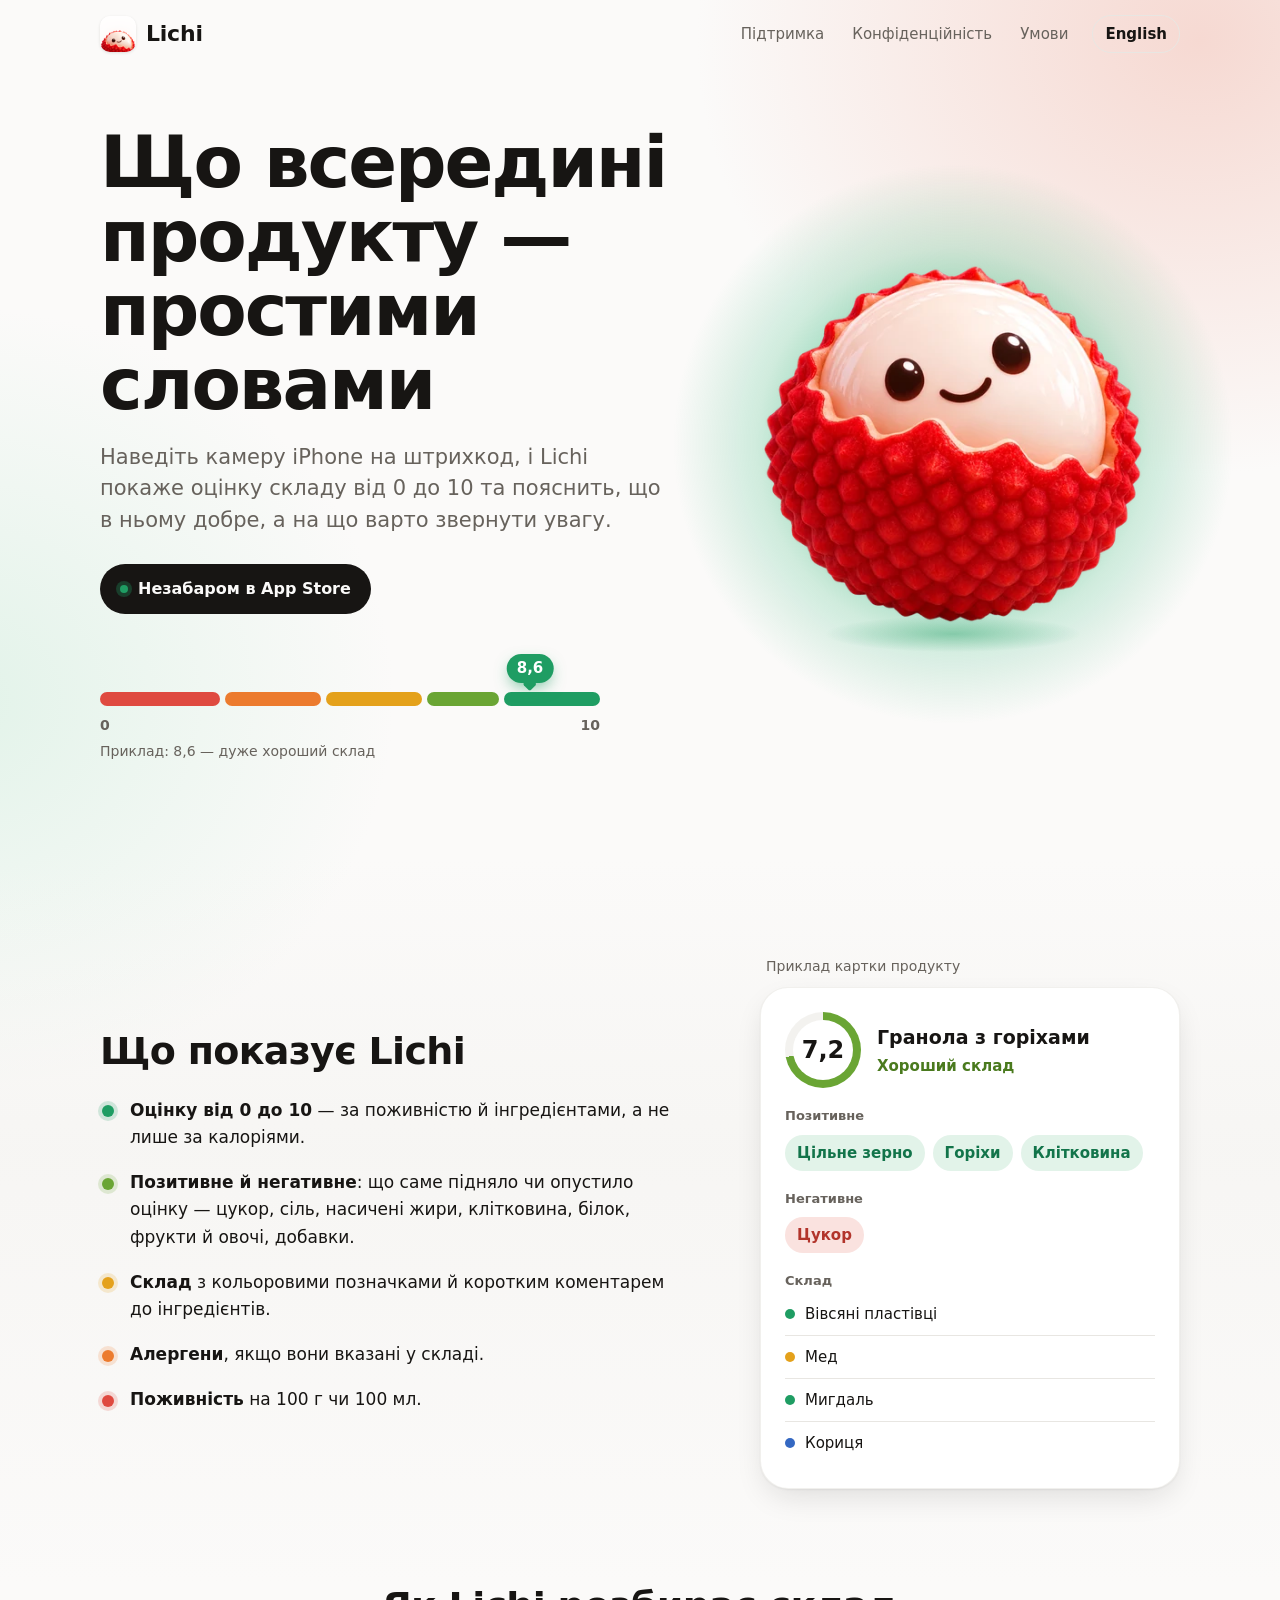
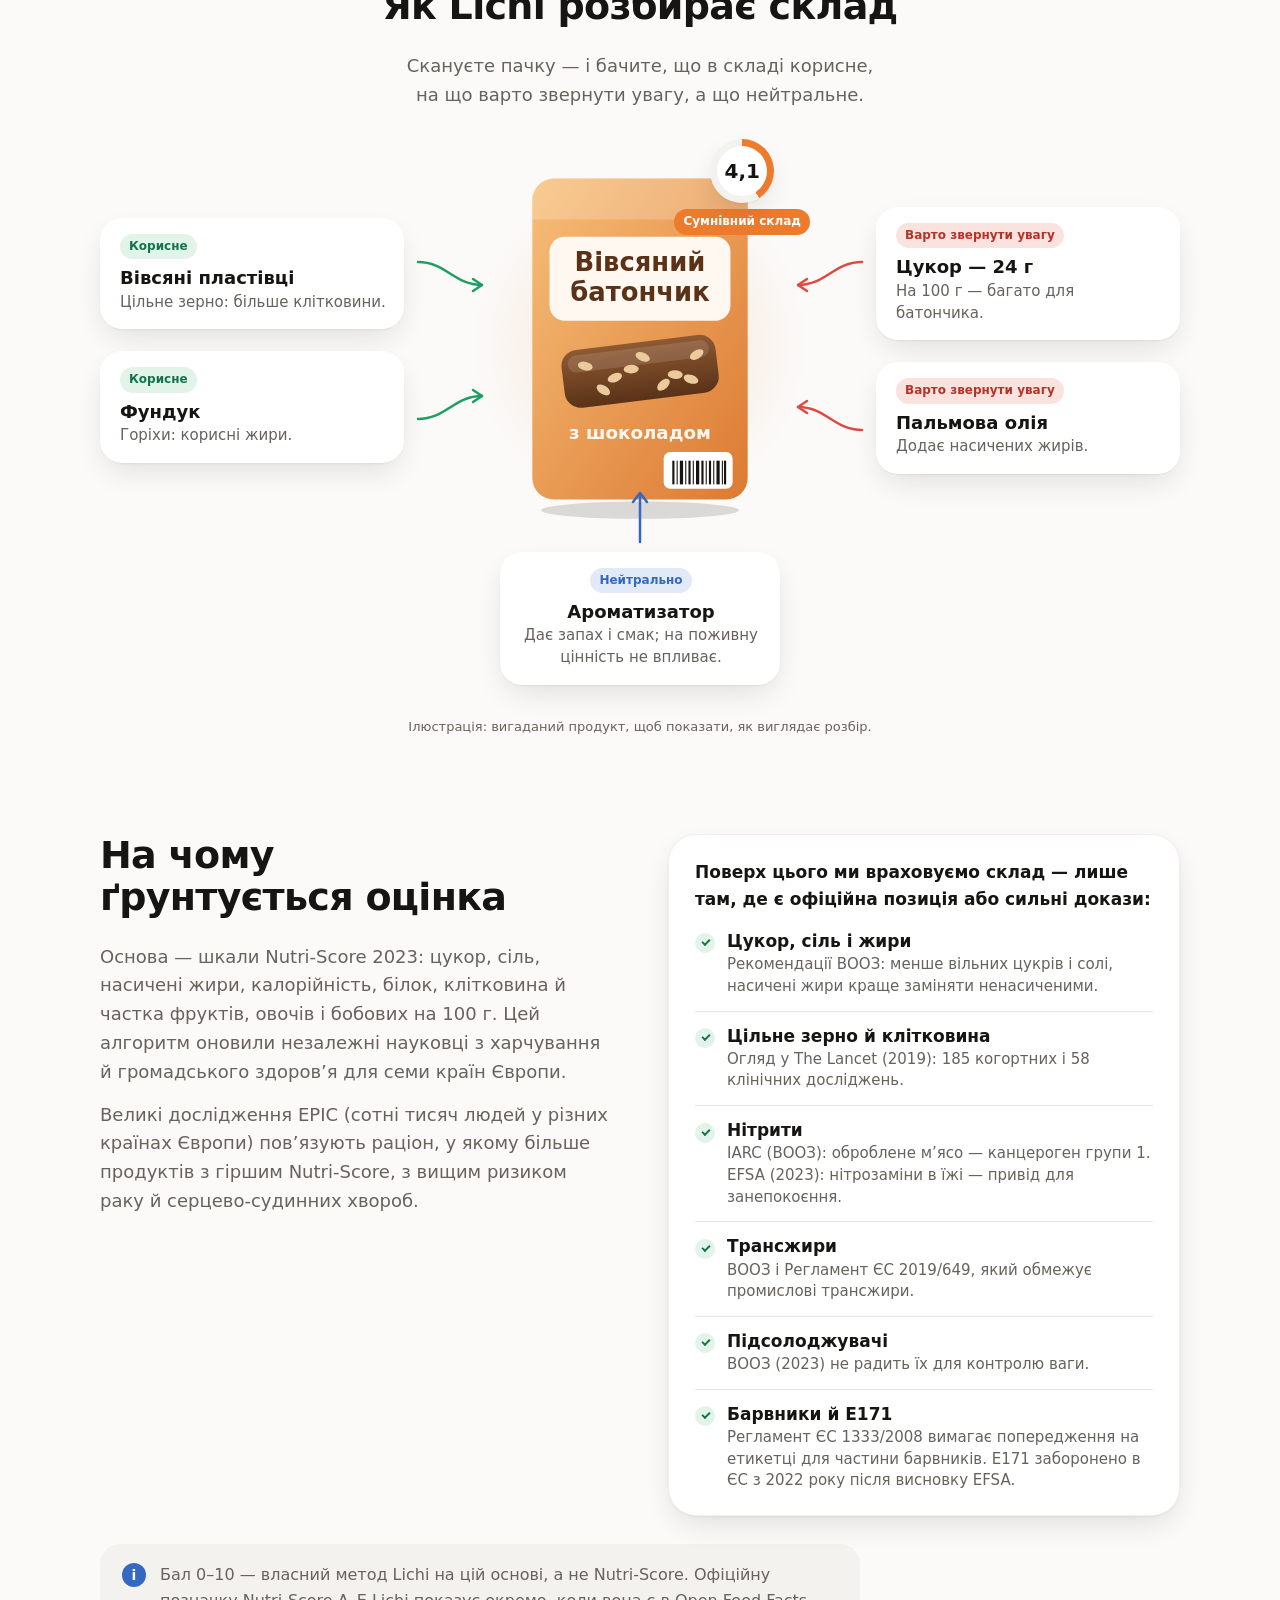
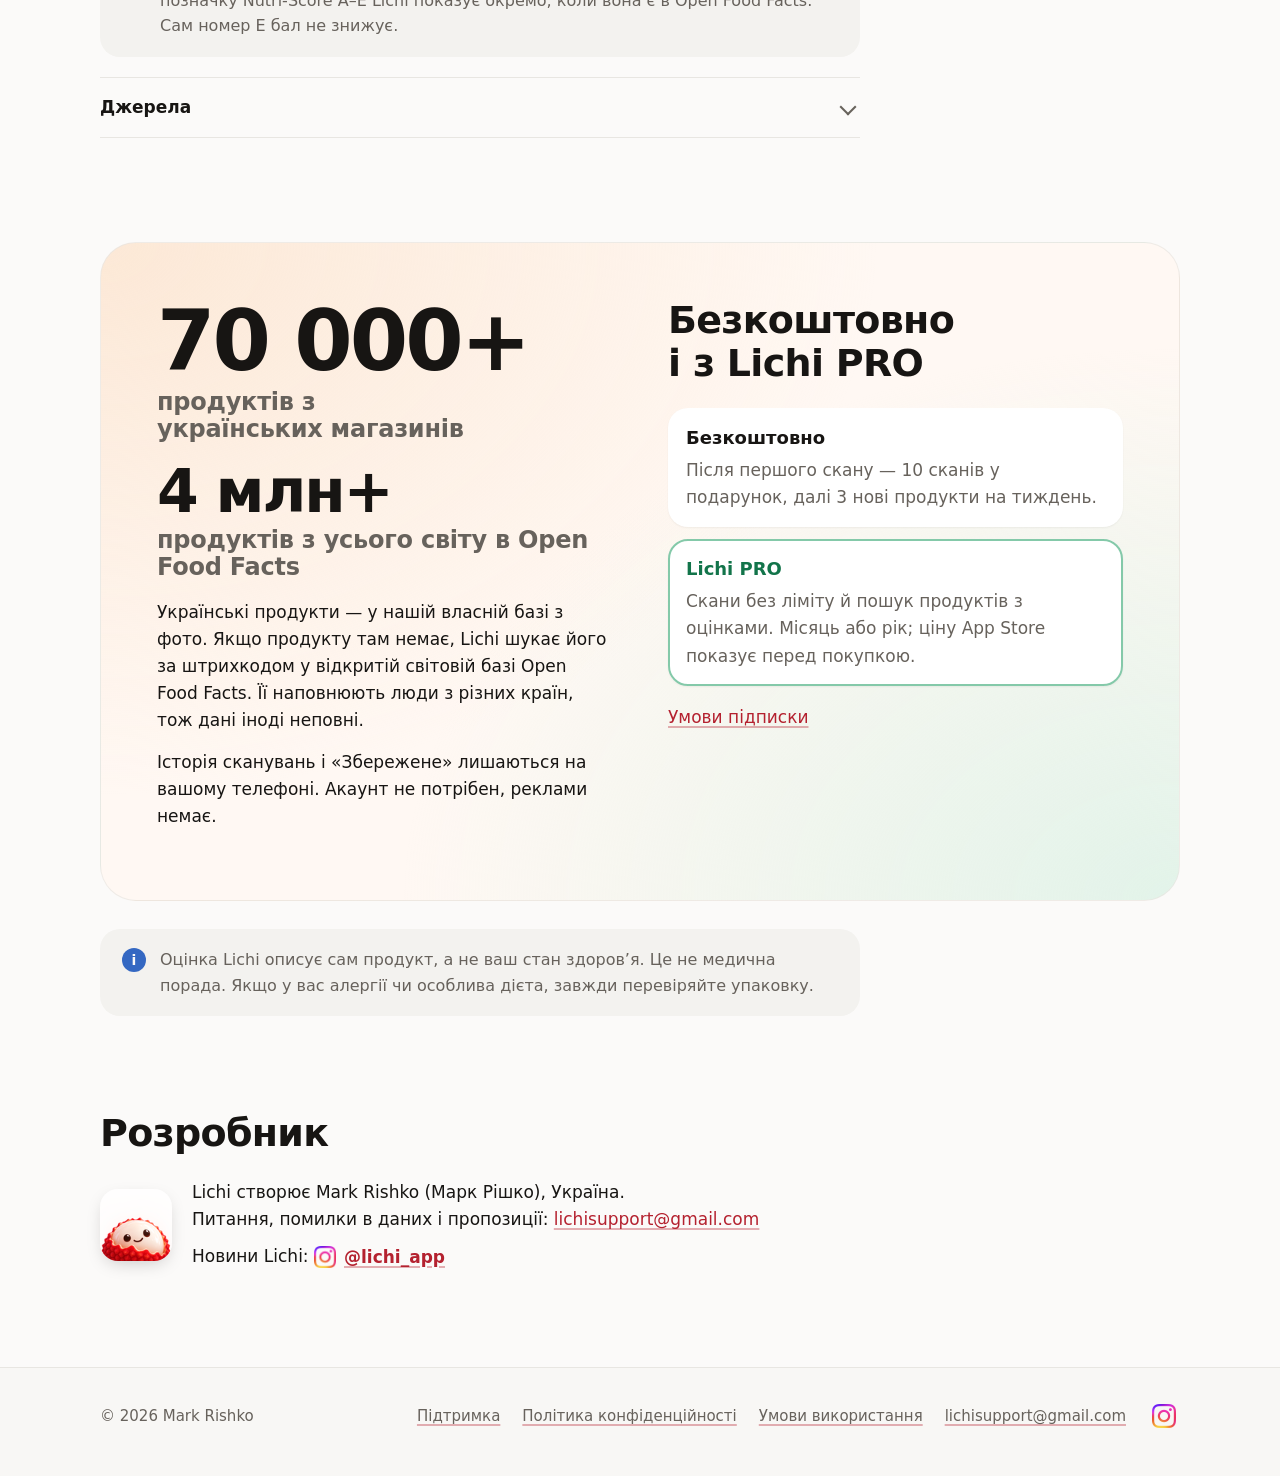
<file: index.html>
<!doctype html>
<html lang="uk">
<head>
<meta charset="utf-8">
<meta http-equiv="Content-Security-Policy" content="default-src 'self'; script-src 'self' 'sha256-Du+OJKJSbdUgz5nrHeWWINvez6XKDDU/tyj/5c2uvwo='; style-src 'self' 'unsafe-inline'; img-src 'self' data:; font-src 'self'; connect-src 'none'; media-src 'none'; object-src 'none'; frame-src 'none'; worker-src 'none'; manifest-src 'self'; base-uri 'none'; form-action 'none'; upgrade-insecure-requests">
<meta name="referrer" content="strict-origin-when-cross-origin">
<meta name="viewport" content="width=device-width, initial-scale=1">
<title>Lichi — сканер складу продуктів</title>
<meta name="description" content="Наведіть камеру на штрихкод — Lichi покаже оцінку складу від 0 до 10 і пояснить її простими словами.">
<link rel="canonical" href="https://lichi.mom/">
<link rel="alternate" hreflang="uk" href="https://lichi.mom/">
<link rel="alternate" hreflang="en" href="https://lichi.mom/en/">
<link rel="alternate" hreflang="x-default" href="https://lichi.mom/">
<meta property="og:title" content="Lichi — сканер складу продуктів">
<meta property="og:description" content="Наведіть камеру на штрихкод — Lichi покаже оцінку складу від 0 до 10 і пояснить її простими словами.">
<meta property="og:image" content="https://lichi.mom/assets/og.png">
<meta property="og:url" content="https://lichi.mom/">
<meta property="og:type" content="website">
<meta name="theme-color" content="#FBFAF9" media="(prefers-color-scheme: light)">
<meta name="theme-color" content="#0F0E0D" media="(prefers-color-scheme: dark)">
<link rel="icon" type="image/png" sizes="64x64" href="favicon.png">
<link rel="icon" type="image/png" sizes="32x32" href="assets/favicon-32.png">
<link rel="apple-touch-icon" href="assets/apple-touch-icon.png">
<link rel="stylesheet" href="assets/style.css">
<script>document.documentElement.classList.add('js')</script>
</head>
<body class="page-index">
<header class="site-head">
  <div class="wrap">
    <a class="brand" href="./"><img src="assets/icon-96.png" alt="" width="36" height="36">Lichi</a>
    <nav class="site-nav" aria-label="Розділи"><a href="support">Підтримка</a><a href="privacy">Конфіденційність</a><a href="terms">Умови</a></nav>
    <a class="lang" href="en/" hreflang="en" lang="en">English</a>
  </div>
</header>
<main id="main">

<section class="hero">
  <div class="wrap hero-grid">
    <div class="hero-copy">
      <h1>Що всередині продукту — простими словами</h1>
      <p class="lead">Наведіть камеру iPhone на штрихкод, і Lichi покаже оцінку складу від 0 до 10 та пояснить, що в ньому добре, а на що варто звернути увагу.</p>
      <span class="soon">Незабаром в App Store</span>
      <div class="scale" role="img" aria-label="Шкала оцінки від 0 до 10: поганий, сумнівний, компромісний, хороший і дуже хороший склад. Приклад: 8,6 — дуже хороший склад">
        <div class="scale-track">
          <div class="scale-bar"><span class="poor"></span><span class="weak"></span><span class="mid"></span><span class="good"></span><span class="best"></span></div>
          <span class="marker" style="--at:86%"><b>8,6</b></span>
        </div>
        <div class="scale-nums"><span>0</span><span>10</span></div>
        <p class="scale-note">Приклад: 8,6 — дуже хороший склад</p>
      </div>
    </div>
    <div class="hero-art">
      <picture><source srcset="assets/lichi.webp" type="image/webp"><img src="assets/lichi.png" alt="Лічі — маскот застосунку" width="440" height="440"></picture>
    </div>
  </div>
</section>

<section class="block features">
  <div class="wrap feat-grid">
    <div>
      <h2>Що показує Lichi</h2>
      <ul class="points"><li><b>Оцінку від 0 до 10</b> — за поживністю й інгредієнтами, а не лише за калоріями.</li><li><b>Позитивне й негативне</b>: що саме підняло чи опустило оцінку — цукор, сіль, насичені жири, клітковина, білок, фрукти й овочі, добавки.</li><li><b>Склад</b> з кольоровими позначками й коротким коментарем до інгредієнтів.</li><li><b>Алергени</b>, якщо вони вказані у складі.</li><li><b>Поживність</b> на 100 г чи 100 мл.</li></ul>
    </div>
    <figure class="example" data-reveal>
      <figcaption>Приклад картки продукту</figcaption>
      <div class="ex-card">
        <div class="ex-top">
          <div class="ring" style="--score:72"><span>7,2</span></div>
          <div>
            <p class="ex-name">Гранола з горіхами</p>
            <p class="ex-band">Хороший склад</p>
          </div>
        </div>
        <p class="ex-h">Позитивне</p>
        <ul class="ex-list plus"><li style="--i:0">Цільне зерно</li><li style="--i:1">Горіхи</li><li style="--i:2">Клітковина</li></ul>
        <p class="ex-h">Негативне</p>
        <ul class="ex-list minus"><li style="--i:3">Цукор</li></ul>
        <p class="ex-h">Склад</p>
        <ul class="ex-ingr"><li style="--i:4"><i class="dot green"></i>Вівсяні пластівці</li><li style="--i:5"><i class="dot amber"></i>Мед</li><li style="--i:6"><i class="dot green"></i>Мигдаль</li><li style="--i:7"><i class="dot blue"></i>Кориця</li></ul>
      </div>
    </figure>
  </div>
</section>


<section class="block anatomy">
  <div class="wrap">
    <h2>Як Lichi розбирає склад</h2>
    <p class="sub">Скануєте пачку — і бачите, що в складі корисне, на що варто звернути увагу, а що нейтральне.</p>
    <div class="anat" data-reveal>
      <ul class="anat-side anat-left"><li class="call good top" style="--i:0"><span class="tag">Корисне</span><b>Вівсяні пластівці</b><span class="call-note">Цільне зерно: більше клітковини.</span><svg class="arw" viewBox="0 0 72 40" aria-hidden="true"><path pathLength="1" d="M2 8 C 30 8, 38 31, 66 31"/><path class="head" pathLength="1" d="M57 25 L66 31 L57 37"/></svg></li><li class="call good low" style="--i:1"><span class="tag">Корисне</span><b>Фундук</b><span class="call-note">Горіхи: корисні жири.</span><svg class="arw" viewBox="0 0 72 40" aria-hidden="true"><path pathLength="1" d="M2 32 C 30 32, 38 9, 66 9"/><path class="head" pathLength="1" d="M57 3 L66 9 L57 15"/></svg></li></ul>
      <div class="anat-pack">
        <svg class="pack-svg" viewBox="0 0 260 340" role="img" aria-label="Пачка вівсяного батончика з шоколадом">
        <defs>
          <linearGradient id="pk" x1="0" y1="0" x2="1" y2="1"><stop offset="0" stop-color="#F6BE78"/><stop offset="1" stop-color="#DC7A33"/></linearGradient>
          <linearGradient id="br" x1="0" y1="0" x2="0" y2="1"><stop offset="0" stop-color="#8E5A33"/><stop offset="1" stop-color="#5A3218"/></linearGradient>
        </defs>
        <ellipse cx="130" cy="328" rx="92" ry="8" fill="rgba(23,21,19,.14)"/>
        <rect x="30" y="20" width="200" height="298" rx="20" fill="url(#pk)"/>
        <path d="M30 40 Q30 20 50 20 H210 Q230 20 230 40 V58 H30 Z" fill="rgba(255,255,255,.2)"/>
        <rect x="46" y="74" width="168" height="78" rx="14" fill="#FFF8F0"/>
        <text x="130" y="106" text-anchor="middle" class="pk-t1">Вівсяний</text>
        <text x="130" y="134" text-anchor="middle" class="pk-t1">батончик</text>
        <g transform="translate(58 172) rotate(-7 72 26)">
          <rect width="144" height="54" rx="15" fill="url(#br)"/>
          <rect x="6" y="5" width="132" height="16" rx="8" fill="rgba(255,255,255,.12)"/>
          <g fill="#EBCB9C"><ellipse cx="22" cy="16" rx="7" ry="4" transform="rotate(20 22 16)"/><ellipse cx="48" cy="30" rx="7" ry="4" transform="rotate(-15 48 30)"/><ellipse cx="76" cy="14" rx="7" ry="4" transform="rotate(30 76 14)"/><ellipse cx="104" cy="34" rx="7" ry="4" transform="rotate(10 104 34)"/><ellipse cx="126" cy="18" rx="7" ry="4" transform="rotate(-25 126 18)"/><ellipse cx="36" cy="40" rx="7" ry="4" transform="rotate(40 36 40)"/><ellipse cx="92" cy="42" rx="7" ry="4" transform="rotate(-35 92 42)"/><ellipse cx="64" cy="24" rx="7" ry="4" transform="rotate(5 64 24)"/><ellipse cx="118" cy="40" rx="7" ry="4" transform="rotate(25 118 40)"/></g>
        </g>
        <text x="130" y="262" text-anchor="middle" class="pk-t2">з шоколадом</text>
        <g transform="translate(152 274)"><rect width="64" height="34" rx="6" fill="#fff"/><g fill="#171513"><rect x="8" y="8" width="2" height="22" /><rect x="12" y="8" width="1" height="22" /><rect x="15" y="8" width="3" height="22" /><rect x="20" y="8" width="1" height="22" /><rect x="23" y="8" width="2" height="22" /><rect x="27" y="8" width="1" height="22" /><rect x="30" y="8" width="3" height="22" /><rect x="35" y="8" width="2" height="22" /><rect x="39" y="8" width="1" height="22" /><rect x="42" y="8" width="2" height="22" /><rect x="46" y="8" width="1" height="22" /><rect x="49" y="8" width="3" height="22" /><rect x="54" y="8" width="1" height="22" /><rect x="56" y="8" width="2" height="22" /></g></g>
      </svg>
        <div class="pack-score"><span class="ring ring-weak" style="--score:41"><span>4,1</span></span><span class="pack-band">Сумнівний склад</span></div>
      </div>
      <ul class="anat-side anat-right"><li class="call bad top" style="--i:2"><span class="tag">Варто звернути увагу</span><b>Цукор — 24 г</b><span class="call-note">На 100 г — багато для батончика.</span><svg class="arw" viewBox="0 0 72 40" aria-hidden="true"><path pathLength="1" d="M2 8 C 30 8, 38 31, 66 31"/><path class="head" pathLength="1" d="M57 25 L66 31 L57 37"/></svg></li><li class="call bad low" style="--i:3"><span class="tag">Варто звернути увагу</span><b>Пальмова олія</b><span class="call-note">Додає насичених жирів.</span><svg class="arw" viewBox="0 0 72 40" aria-hidden="true"><path pathLength="1" d="M2 32 C 30 32, 38 9, 66 9"/><path class="head" pathLength="1" d="M57 3 L66 9 L57 15"/></svg></li></ul>
      <ul class="anat-bottom"><li class="call neutral up" style="--i:4"><span class="tag">Нейтрально</span><b>Ароматизатор</b><span class="call-note">Дає запах і смак; на поживну цінність не впливає.</span><svg class="arw" viewBox="0 0 40 56" aria-hidden="true"><path pathLength="1" d="M20 54 L20 6"/><path class="head" pathLength="1" d="M13 14 L20 5 L27 14"/></svg></li></ul>
    </div>
    <p class="anat-note">Ілюстрація: вигаданий продукт, щоб показати, як виглядає розбір.</p>
  </div>
</section>


<section class="block basis">
  <div class="wrap">
    <div class="basis-grid">
      <div class="basis-copy">
        <h2>На чому ґрунтується оцінка</h2>
        <p>Основа — шкали Nutri-Score 2023: цукор, сіль, насичені жири, калорійність, білок, клітковина й частка фруктів, овочів і бобових на 100 г. Цей алгоритм оновили незалежні науковці з харчування й громадського здоров’я для семи країн Європи.</p>
        <p>Великі дослідження EPIC (сотні тисяч людей у різних країнах Європи) пов’язують раціон, у якому більше продуктів з гіршим Nutri-Score, з вищим ризиком раку й серцево-судинних хвороб.</p>
      </div>
      <div class="basis-card">
        <p class="basis-h">Поверх цього ми враховуємо склад — лише там, де є офіційна позиція або сильні докази:</p>
        <ul class="basis-list"><li><b>Цукор, сіль і жири</b><span>Рекомендації ВООЗ: менше вільних цукрів і солі, насичені жири краще заміняти ненасиченими.</span></li><li><b>Цільне зерно й клітковина</b><span>Огляд у The Lancet (2019): 185 когортних і 58 клінічних досліджень.</span></li><li><b>Нітрити</b><span>IARC (ВООЗ): оброблене м’ясо — канцероген групи 1. EFSA (2023): нітрозаміни в їжі — привід для занепокоєння.</span></li><li><b>Трансжири</b><span>ВООЗ і Регламент ЄС 2019/649, який обмежує промислові трансжири.</span></li><li><b>Підсолоджувачі</b><span>ВООЗ (2023) не радить їх для контролю ваги.</span></li><li><b>Барвники й E171</b><span>Регламент ЄС 1333/2008 вимагає попередження на етикетці для частини барвників. E171 заборонено в ЄС з 2022 року після висновку EFSA.</span></li></ul>
      </div>
    </div>
    <p class="note">Бал 0–10 — власний метод Lichi на цій основі, а не Nutri-Score. Офіційну позначку Nutri-Score A–E Lichi показує окремо, коли вона є в Open Food Facts. Сам номер E бал не знижує.</p>
    <div class="faq sources"><details><summary>Джерела</summary><ul class="src-list"><li><a href="https://www.santepubliquefrance.fr/en/nutri-score">Nutri-Score: алгоритм і його оновлення — Santé publique France</a></li><li><a href="https://journals.plos.org/plosmedicine/article?id=10.1371/journal.pmed.1002651">EPIC: Nutri-Score і ризик раку — PLOS Medicine, 2018</a></li><li><a href="https://doi.org/10.1016/j.lanepe.2024.101006">EPIC: Nutri-Score і серцево-судинні хвороби — The Lancet Regional Health – Europe, 2024</a></li><li><a href="https://www.who.int/news/item/04-03-2015-who-calls-on-countries-to-reduce-sugars-intake-among-adults-and-children">ВООЗ: вільні цукри, 2015</a></li><li><a href="https://www.who.int/news-room/fact-sheets/detail/salt-reduction">ВООЗ: сіль і натрій</a></li><li><a href="https://www.who.int/news/item/17-07-2023-who-updates-guidelines-on-fats-and-carbohydrates">ВООЗ: жири й вуглеводи, 2023</a></li><li><a href="https://www.who.int/news/item/15-05-2023-who-advises-not-to-use-non-sugar-sweeteners-for-weight-control-in-newly-released-guideline">ВООЗ: некалорійні підсолоджувачі, 2023</a></li><li><a href="https://www.iarc.who.int/wp-content/uploads/2018/07/pr240_E.pdf">IARC (ВООЗ): червоне й оброблене м’ясо, 2015</a></li><li><a href="https://www.efsa.europa.eu/en/news/nitrosamines-food-raise-health-concern">EFSA: нітрозаміни в їжі, 2023</a></li><li><a href="https://www.efsa.europa.eu/en/news/titanium-dioxide-e171-no-longer-considered-safe-when-used-food-additive">EFSA: діоксид титану E171, 2021</a></li><li><a href="https://eur-lex.europa.eu/eli/reg/2022/63/oj">Регламент ЄС 2022/63: заборона E171</a></li><li><a href="https://eur-lex.europa.eu/eli/reg/2019/649/oj">Регламент ЄС 2019/649: трансжири</a></li><li><a href="https://eur-lex.europa.eu/eli/reg/2008/1333/oj">Регламент ЄС 1333/2008: харчові добавки й попередження про барвники</a></li><li><a href="https://doi.org/10.1016/S0140-6736(18)31809-9">The Lancet, 2019: якість вуглеводів, клітковина й цільне зерно</a></li></ul></details></div>
  </div>
</section>

<section class="block sheet-block">
  <div class="wrap">
    <div class="sheet">
      <div class="sheet-db">
        <p class="big-num">70 000+</p>
        <h2 class="num-h">продуктів з українських магазинів</h2>
        <p class="big-num big-num-2">4 млн+</p>
        <p class="num-h num-h-2">продуктів з усього світу в Open Food Facts</p>
        <p>Українські продукти — у нашій власній базі з фото. Якщо продукту там немає, Lichi шукає його за штрихкодом у відкритій світовій базі Open Food Facts. Її наповнюють люди з різних країн, тож дані іноді неповні.</p>
        <p>Історія сканувань і «Збережене» лишаються на вашому телефоні. Акаунт не потрібен, реклами немає.</p>
      </div>
      <div class="sheet-pro">
        <h2>Безкоштовно і з Lichi PRO</h2>
        <dl class="plans">
          <div><dt>Безкоштовно</dt><dd>Після першого скану — 10 сканів у подарунок, далі 3 нові продукти на тиждень.</dd></div>
          <div class="pro"><dt>Lichi PRO</dt><dd>Скани без ліміту й пошук продуктів з оцінками. Місяць або рік; ціну App Store показує перед покупкою.</dd></div>
        </dl>
        <p><a href="terms#pro">Умови підписки</a></p>
      </div>
    </div>
    <p class="note">Оцінка Lichi описує сам продукт, а не ваш стан здоров’я. Це не медична порада. Якщо у вас алергії чи особлива дієта, завжди перевіряйте упаковку.</p>
  </div>
</section>

<section class="block dev-block">
  <div class="wrap">
    <h2>Розробник</h2>
    <div class="dev">
      <img src="assets/icon-96.png" alt="" width="64" height="64">
      <div>
        <p>Lichi створює Mark Rishko (Марк Рішко), Україна.<br>Питання, помилки в даних і пропозиції: <a href="mailto:lichisupport@gmail.com">lichisupport@gmail.com</a></p>
        <p class="social">Новини Lichi: <a class="ig" href="https://www.instagram.com/lichi_app/"><img src="assets/instagram.png" alt="Instagram" width="22" height="22"><span>@lichi_app</span></a></p>
      </div>
    </div>
  </div>
</section>

</main>
<footer class="site-foot">
  <div class="wrap">
    <span>© 2026 Mark Rishko</span>
    <nav aria-label="Документи"><a href="support">Підтримка</a><a href="privacy">Політика конфіденційності</a><a href="terms">Умови використання</a><a href="mailto:lichisupport@gmail.com">lichisupport@gmail.com</a><a class="ig-only" href="https://www.instagram.com/lichi_app/"><img src="assets/instagram.png" alt="Instagram @lichi_app" width="24" height="24"></a></nav>
  </div>
</footer>
<script src="assets/site.js" defer></script>
</body>
</html>
</file>
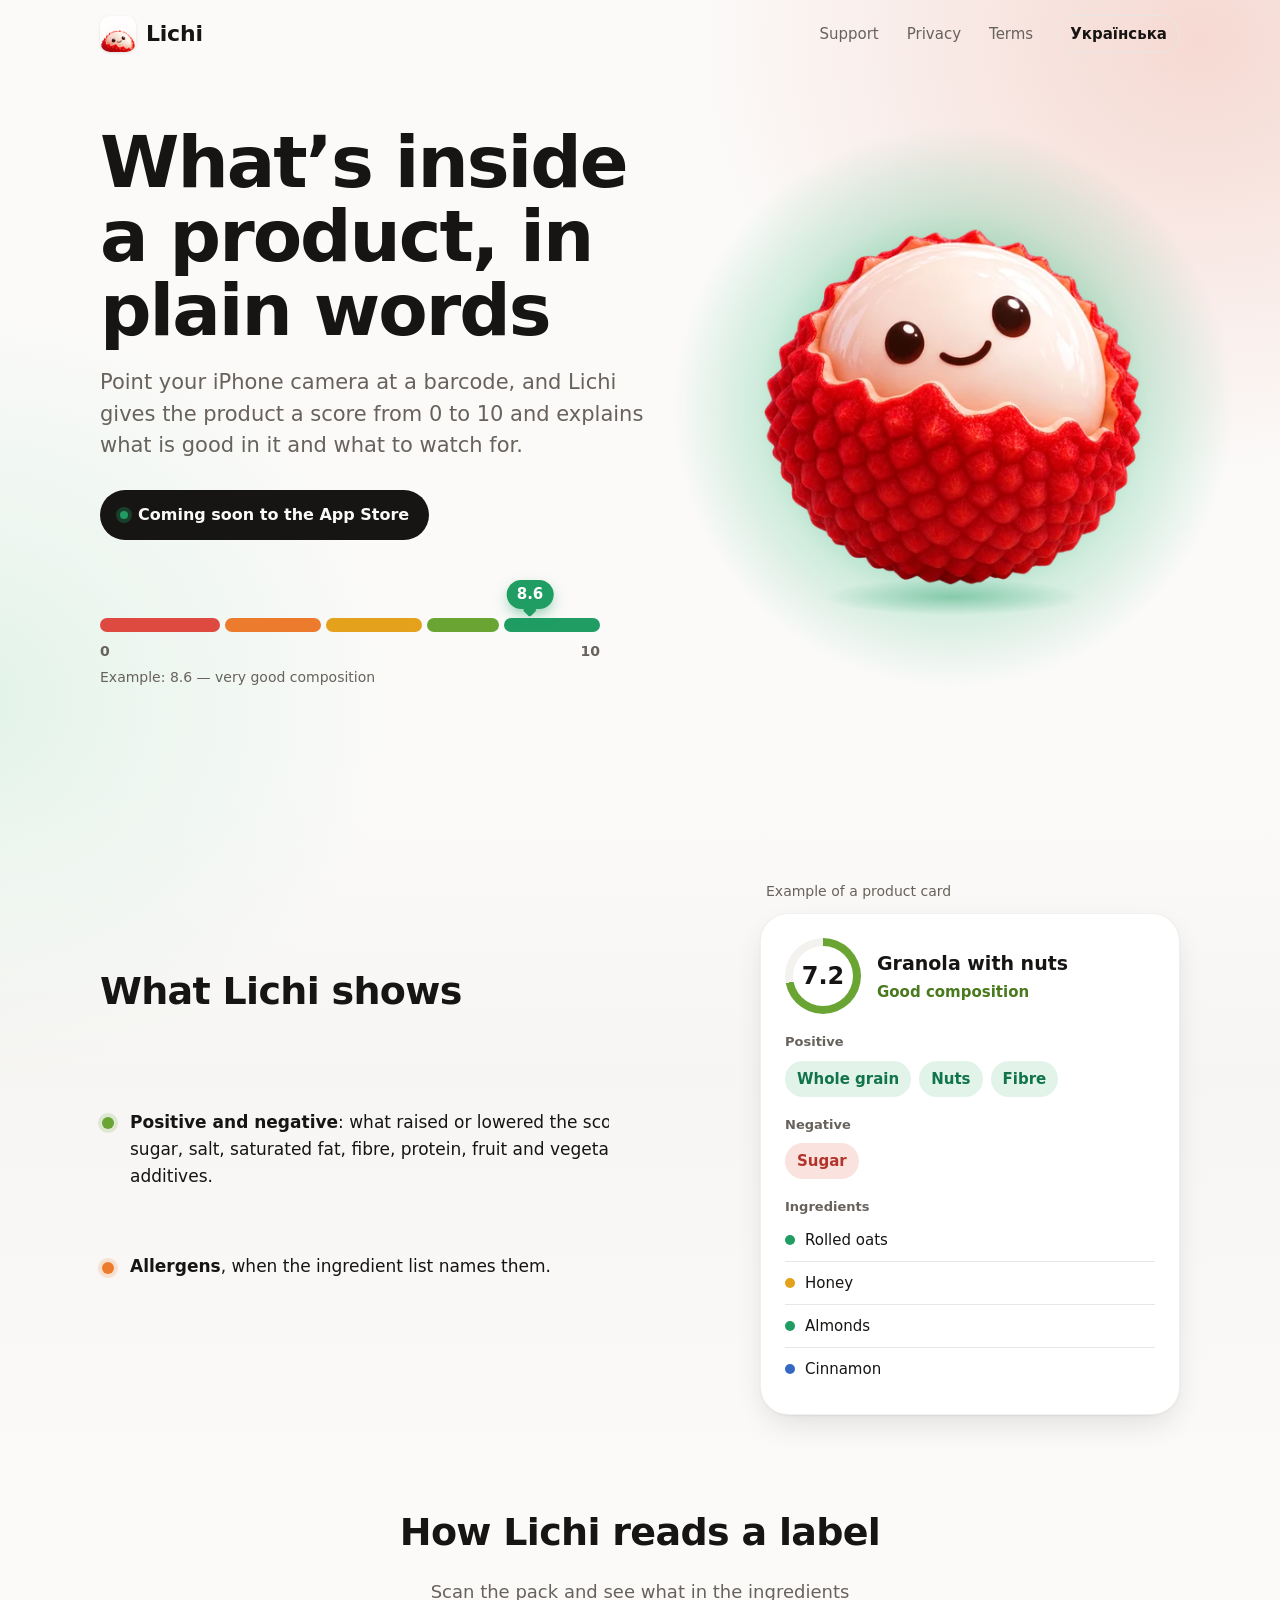
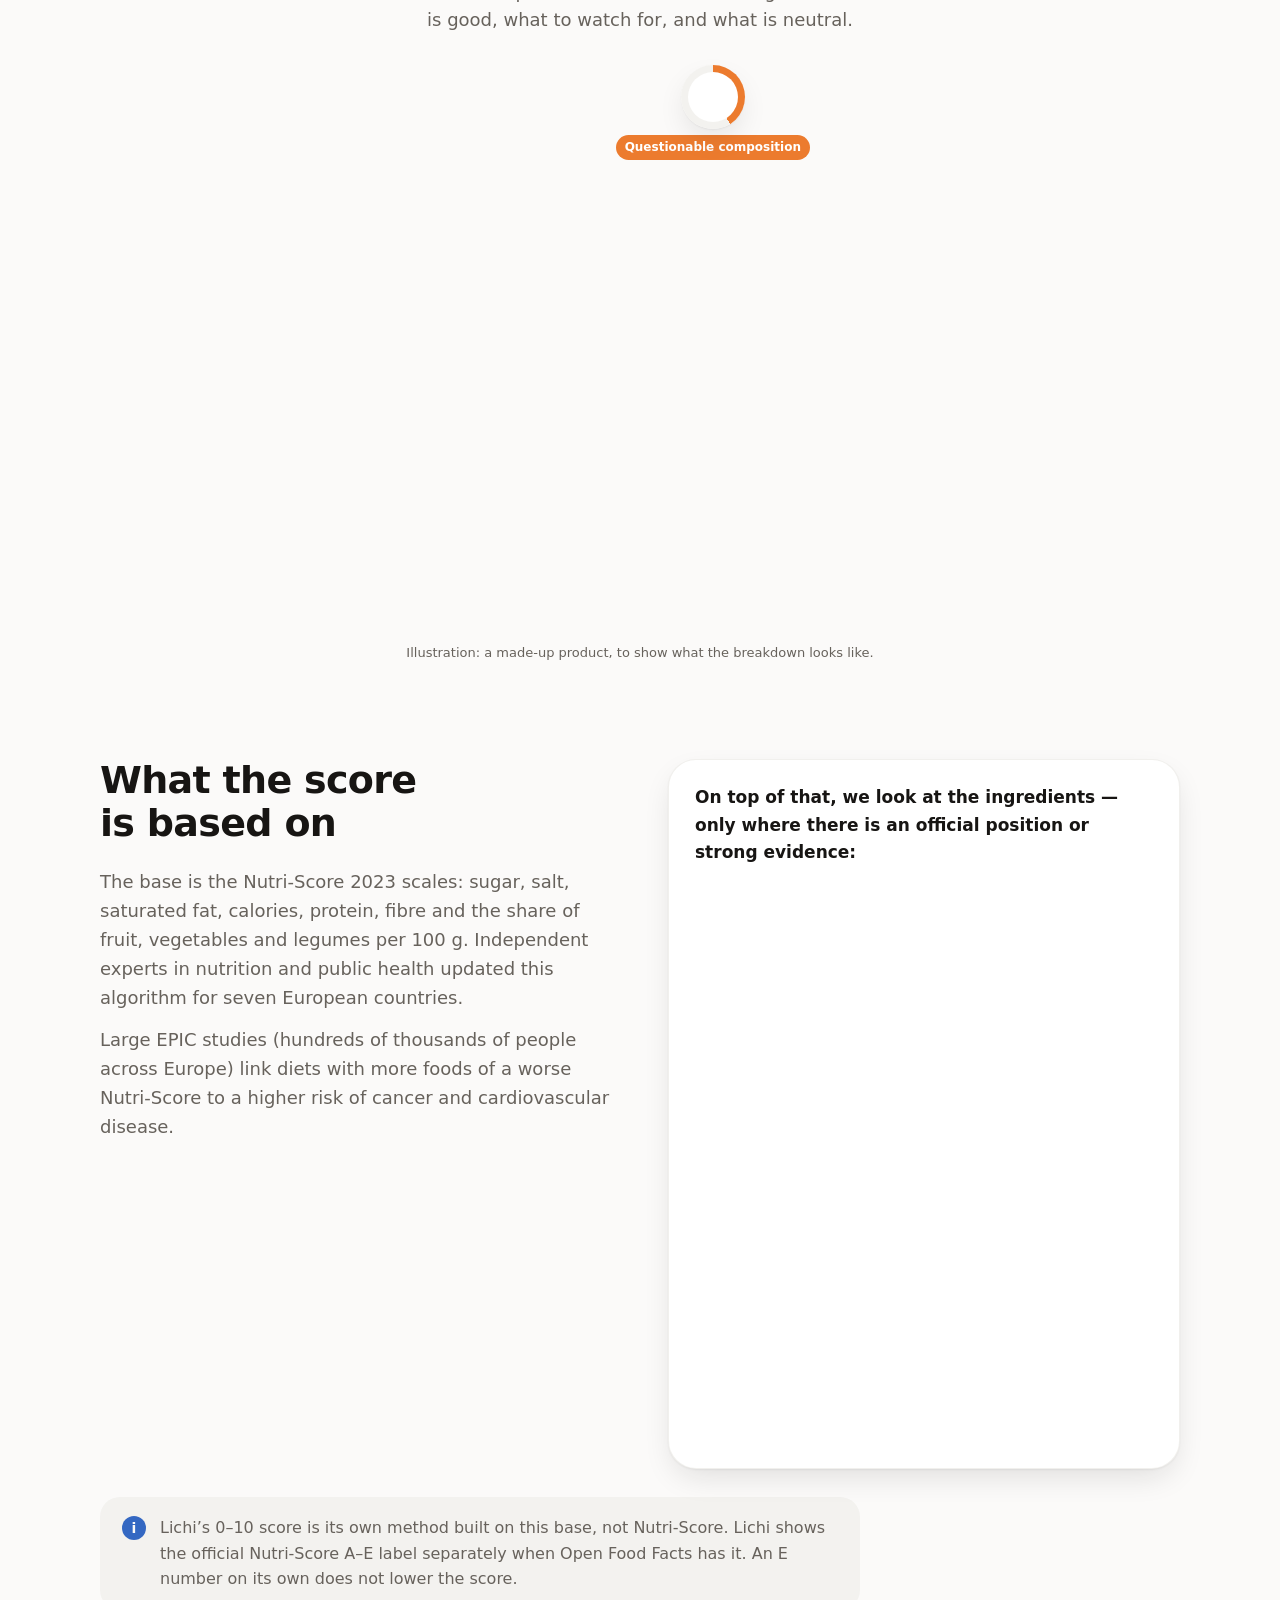
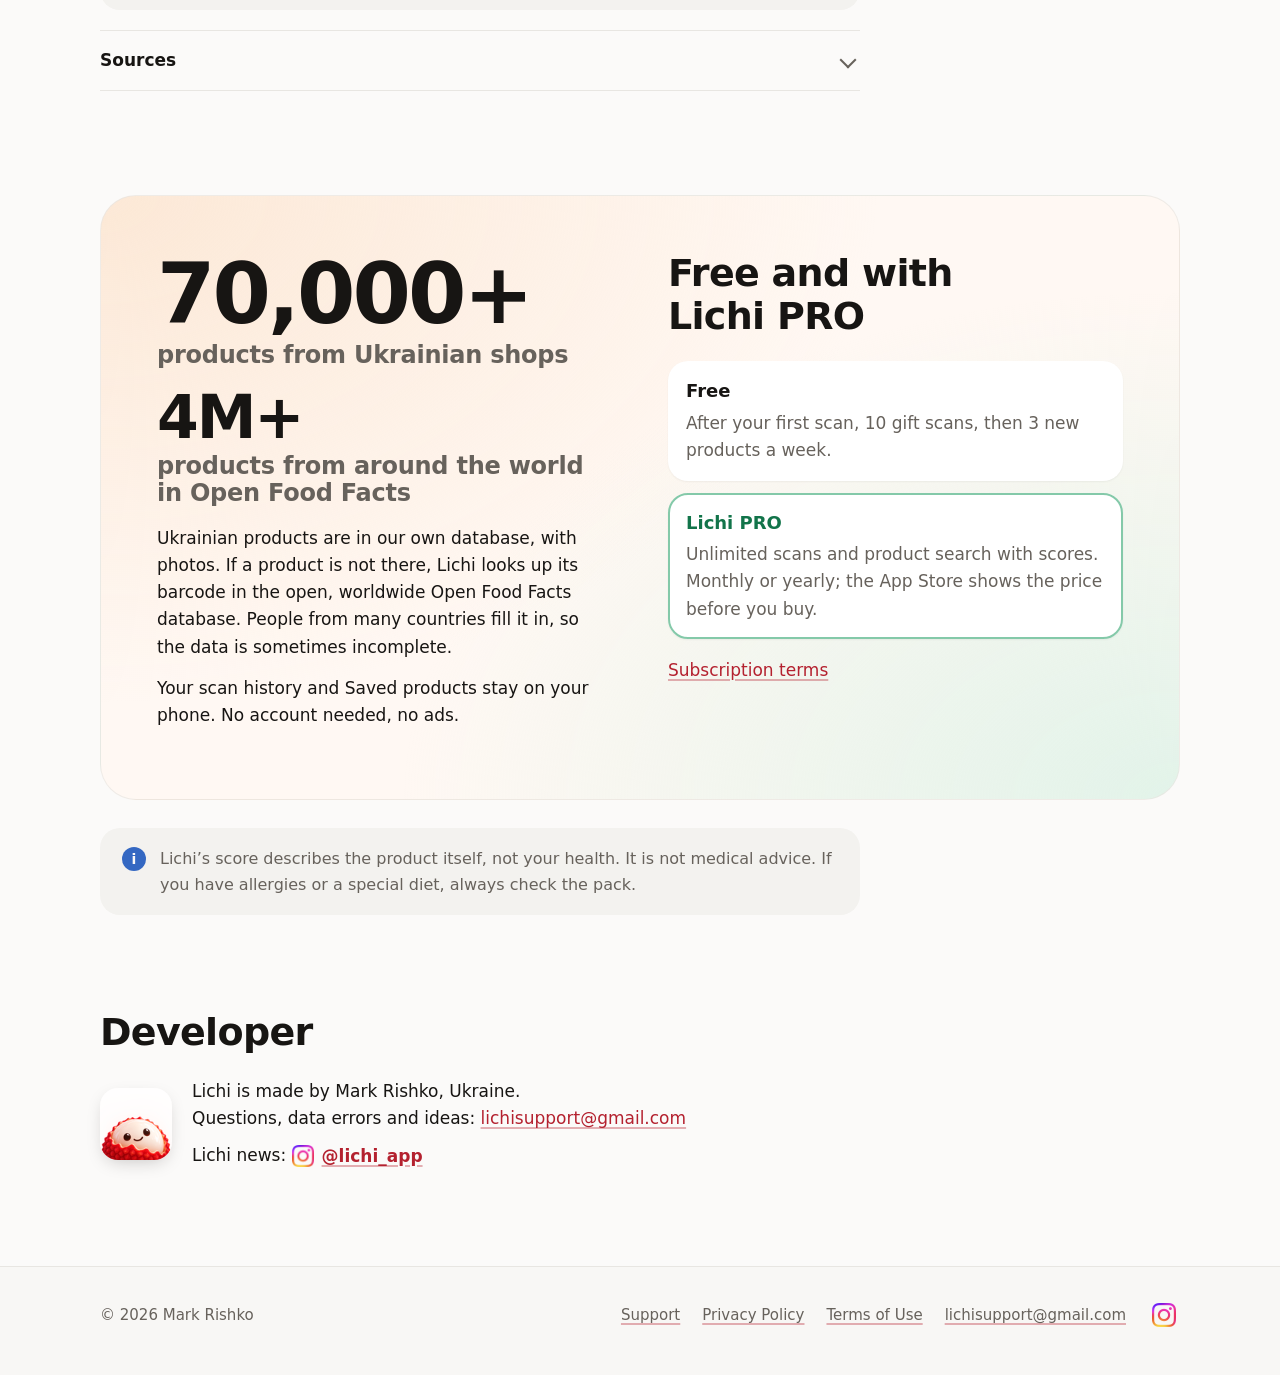
<file: en/index.html>
<!doctype html>
<html lang="en">
<head>
<meta charset="utf-8">
<meta http-equiv="Content-Security-Policy" content="default-src 'self'; script-src 'self' 'sha256-Du+OJKJSbdUgz5nrHeWWINvez6XKDDU/tyj/5c2uvwo='; style-src 'self' 'unsafe-inline'; img-src 'self' data:; font-src 'self'; connect-src 'none'; media-src 'none'; object-src 'none'; frame-src 'none'; worker-src 'none'; manifest-src 'self'; base-uri 'none'; form-action 'none'; upgrade-insecure-requests">
<meta name="referrer" content="strict-origin-when-cross-origin">
<meta name="viewport" content="width=device-width, initial-scale=1">
<title>Lichi — food ingredient scanner</title>
<meta name="description" content="Point your camera at a barcode: Lichi gives the product a 0–10 ingredient score and explains it in plain words.">
<link rel="canonical" href="https://lichi.mom/en/">
<link rel="alternate" hreflang="uk" href="https://lichi.mom/">
<link rel="alternate" hreflang="en" href="https://lichi.mom/en/">
<link rel="alternate" hreflang="x-default" href="https://lichi.mom/">
<meta property="og:title" content="Lichi — food ingredient scanner">
<meta property="og:description" content="Point your camera at a barcode: Lichi gives the product a 0–10 ingredient score and explains it in plain words.">
<meta property="og:image" content="https://lichi.mom/assets/og.png">
<meta property="og:url" content="https://lichi.mom/en/">
<meta property="og:type" content="website">
<meta name="theme-color" content="#FBFAF9" media="(prefers-color-scheme: light)">
<meta name="theme-color" content="#0F0E0D" media="(prefers-color-scheme: dark)">
<link rel="icon" type="image/png" sizes="64x64" href="../favicon.png">
<link rel="icon" type="image/png" sizes="32x32" href="../assets/favicon-32.png">
<link rel="apple-touch-icon" href="../assets/apple-touch-icon.png">
<link rel="stylesheet" href="../assets/style.css">
<script>document.documentElement.classList.add('js')</script>
</head>
<body class="page-index">
<header class="site-head">
  <div class="wrap">
    <a class="brand" href="./"><img src="../assets/icon-96.png" alt="" width="36" height="36">Lichi</a>
    <nav class="site-nav" aria-label="Sections"><a href="support">Support</a><a href="privacy">Privacy</a><a href="terms">Terms</a></nav>
    <a class="lang" href="../" hreflang="uk" lang="uk">Українська</a>
  </div>
</header>
<main id="main">

<section class="hero">
  <div class="wrap hero-grid">
    <div class="hero-copy">
      <h1>What’s inside a product, in plain words</h1>
      <p class="lead">Point your iPhone camera at a barcode, and Lichi gives the product a score from 0 to 10 and explains what is good in it and what to watch for.</p>
      <span class="soon">Coming soon to the App Store</span>
      <div class="scale" role="img" aria-label="Score scale from 0 to 10: poor, questionable, compromise, good and very good composition. Example: 8.6 — very good composition">
        <div class="scale-track">
          <div class="scale-bar"><span class="poor"></span><span class="weak"></span><span class="mid"></span><span class="good"></span><span class="best"></span></div>
          <span class="marker" style="--at:86%"><b>8.6</b></span>
        </div>
        <div class="scale-nums"><span>0</span><span>10</span></div>
        <p class="scale-note">Example: 8.6 — very good composition</p>
      </div>
    </div>
    <div class="hero-art">
      <picture><source srcset="../assets/lichi.webp" type="image/webp"><img src="../assets/lichi.png" alt="The Lichi mascot" width="440" height="440"></picture>
    </div>
  </div>
</section>

<section class="block features">
  <div class="wrap feat-grid">
    <div>
      <h2>What Lichi shows</h2>
      <ul class="points"><li><b>A score from 0 to 10</b>, based on nutrition and ingredients, not just calories.</li><li><b>Positive and negative</b>: what raised or lowered the score — sugar, salt, saturated fat, fibre, protein, fruit and vegetables, additives.</li><li><b>Ingredients</b> with colour marks and short notes.</li><li><b>Allergens</b>, when the ingredient list names them.</li><li><b>Nutrition</b> per 100 g or 100 ml.</li></ul>
    </div>
    <figure class="example" data-reveal>
      <figcaption>Example of a product card</figcaption>
      <div class="ex-card">
        <div class="ex-top">
          <div class="ring" style="--score:72"><span>7.2</span></div>
          <div>
            <p class="ex-name">Granola with nuts</p>
            <p class="ex-band">Good composition</p>
          </div>
        </div>
        <p class="ex-h">Positive</p>
        <ul class="ex-list plus"><li style="--i:0">Whole grain</li><li style="--i:1">Nuts</li><li style="--i:2">Fibre</li></ul>
        <p class="ex-h">Negative</p>
        <ul class="ex-list minus"><li style="--i:3">Sugar</li></ul>
        <p class="ex-h">Ingredients</p>
        <ul class="ex-ingr"><li style="--i:4"><i class="dot green"></i>Rolled oats</li><li style="--i:5"><i class="dot amber"></i>Honey</li><li style="--i:6"><i class="dot green"></i>Almonds</li><li style="--i:7"><i class="dot blue"></i>Cinnamon</li></ul>
      </div>
    </figure>
  </div>
</section>


<section class="block anatomy">
  <div class="wrap">
    <h2>How Lichi reads a label</h2>
    <p class="sub">Scan the pack and see what in the ingredients is good, what to watch for, and what is neutral.</p>
    <div class="anat" data-reveal>
      <ul class="anat-side anat-left"><li class="call good top" style="--i:0"><span class="tag">Good</span><b>Rolled oats</b><span class="call-note">Whole grain: more fibre.</span><svg class="arw" viewBox="0 0 72 40" aria-hidden="true"><path pathLength="1" d="M2 8 C 30 8, 38 31, 66 31"/><path class="head" pathLength="1" d="M57 25 L66 31 L57 37"/></svg></li><li class="call good low" style="--i:1"><span class="tag">Good</span><b>Hazelnuts</b><span class="call-note">Nuts: good fats.</span><svg class="arw" viewBox="0 0 72 40" aria-hidden="true"><path pathLength="1" d="M2 32 C 30 32, 38 9, 66 9"/><path class="head" pathLength="1" d="M57 3 L66 9 L57 15"/></svg></li></ul>
      <div class="anat-pack">
        <svg class="pack-svg" viewBox="0 0 260 340" role="img" aria-label="A pack of an oat bar with chocolate">
        <defs>
          <linearGradient id="pk" x1="0" y1="0" x2="1" y2="1"><stop offset="0" stop-color="#F6BE78"/><stop offset="1" stop-color="#DC7A33"/></linearGradient>
          <linearGradient id="br" x1="0" y1="0" x2="0" y2="1"><stop offset="0" stop-color="#8E5A33"/><stop offset="1" stop-color="#5A3218"/></linearGradient>
        </defs>
        <ellipse cx="130" cy="328" rx="92" ry="8" fill="rgba(23,21,19,.14)"/>
        <rect x="30" y="20" width="200" height="298" rx="20" fill="url(#pk)"/>
        <path d="M30 40 Q30 20 50 20 H210 Q230 20 230 40 V58 H30 Z" fill="rgba(255,255,255,.2)"/>
        <rect x="46" y="74" width="168" height="78" rx="14" fill="#FFF8F0"/>
        <text x="130" y="106" text-anchor="middle" class="pk-t1">Oat</text>
        <text x="130" y="134" text-anchor="middle" class="pk-t1">bar</text>
        <g transform="translate(58 172) rotate(-7 72 26)">
          <rect width="144" height="54" rx="15" fill="url(#br)"/>
          <rect x="6" y="5" width="132" height="16" rx="8" fill="rgba(255,255,255,.12)"/>
          <g fill="#EBCB9C"><ellipse cx="22" cy="16" rx="7" ry="4" transform="rotate(20 22 16)"/><ellipse cx="48" cy="30" rx="7" ry="4" transform="rotate(-15 48 30)"/><ellipse cx="76" cy="14" rx="7" ry="4" transform="rotate(30 76 14)"/><ellipse cx="104" cy="34" rx="7" ry="4" transform="rotate(10 104 34)"/><ellipse cx="126" cy="18" rx="7" ry="4" transform="rotate(-25 126 18)"/><ellipse cx="36" cy="40" rx="7" ry="4" transform="rotate(40 36 40)"/><ellipse cx="92" cy="42" rx="7" ry="4" transform="rotate(-35 92 42)"/><ellipse cx="64" cy="24" rx="7" ry="4" transform="rotate(5 64 24)"/><ellipse cx="118" cy="40" rx="7" ry="4" transform="rotate(25 118 40)"/></g>
        </g>
        <text x="130" y="262" text-anchor="middle" class="pk-t2">with chocolate</text>
        <g transform="translate(152 274)"><rect width="64" height="34" rx="6" fill="#fff"/><g fill="#171513"><rect x="8" y="8" width="2" height="22" /><rect x="12" y="8" width="1" height="22" /><rect x="15" y="8" width="3" height="22" /><rect x="20" y="8" width="1" height="22" /><rect x="23" y="8" width="2" height="22" /><rect x="27" y="8" width="1" height="22" /><rect x="30" y="8" width="3" height="22" /><rect x="35" y="8" width="2" height="22" /><rect x="39" y="8" width="1" height="22" /><rect x="42" y="8" width="2" height="22" /><rect x="46" y="8" width="1" height="22" /><rect x="49" y="8" width="3" height="22" /><rect x="54" y="8" width="1" height="22" /><rect x="56" y="8" width="2" height="22" /></g></g>
      </svg>
        <div class="pack-score"><span class="ring ring-weak" style="--score:41"><span>4.1</span></span><span class="pack-band">Questionable composition</span></div>
      </div>
      <ul class="anat-side anat-right"><li class="call bad top" style="--i:2"><span class="tag">Watch for</span><b>Sugar — 24 g</b><span class="call-note">Per 100 g, a lot for a bar.</span><svg class="arw" viewBox="0 0 72 40" aria-hidden="true"><path pathLength="1" d="M2 8 C 30 8, 38 31, 66 31"/><path class="head" pathLength="1" d="M57 25 L66 31 L57 37"/></svg></li><li class="call bad low" style="--i:3"><span class="tag">Watch for</span><b>Palm oil</b><span class="call-note">Adds saturated fat.</span><svg class="arw" viewBox="0 0 72 40" aria-hidden="true"><path pathLength="1" d="M2 32 C 30 32, 38 9, 66 9"/><path class="head" pathLength="1" d="M57 3 L66 9 L57 15"/></svg></li></ul>
      <ul class="anat-bottom"><li class="call neutral up" style="--i:4"><span class="tag">Neutral</span><b>Flavouring</b><span class="call-note">Adds smell and taste; it doesn’t change the nutrition.</span><svg class="arw" viewBox="0 0 40 56" aria-hidden="true"><path pathLength="1" d="M20 54 L20 6"/><path class="head" pathLength="1" d="M13 14 L20 5 L27 14"/></svg></li></ul>
    </div>
    <p class="anat-note">Illustration: a made-up product, to show what the breakdown looks like.</p>
  </div>
</section>


<section class="block basis">
  <div class="wrap">
    <div class="basis-grid">
      <div class="basis-copy">
        <h2>What the score is based on</h2>
        <p>The base is the Nutri-Score 2023 scales: sugar, salt, saturated fat, calories, protein, fibre and the share of fruit, vegetables and legumes per 100 g. Independent experts in nutrition and public health updated this algorithm for seven European countries.</p>
        <p>Large EPIC studies (hundreds of thousands of people across Europe) link diets with more foods of a worse Nutri-Score to a higher risk of cancer and cardiovascular disease.</p>
      </div>
      <div class="basis-card">
        <p class="basis-h">On top of that, we look at the ingredients — only where there is an official position or strong evidence:</p>
        <ul class="basis-list"><li><b>Sugar, salt and fats</b><span>WHO guidelines: less free sugar and salt, and unsaturated fats in place of saturated ones.</span></li><li><b>Whole grains and fibre</b><span>A review in The Lancet (2019): 185 cohort studies and 58 clinical trials.</span></li><li><b>Nitrites</b><span>IARC (WHO): processed meat is a Group 1 carcinogen. EFSA (2023): nitrosamines in food raise a health concern.</span></li><li><b>Trans fats</b><span>WHO and EU Regulation 2019/649, which limits industrial trans fats.</span></li><li><b>Sweeteners</b><span>WHO (2023) advises against them for weight control.</span></li><li><b>Colours and E171</b><span>EU Regulation 1333/2008 requires a warning on the label for some colours. E171 has been banned in the EU since 2022 after EFSA’s opinion.</span></li></ul>
      </div>
    </div>
    <p class="note">Lichi’s 0–10 score is its own method built on this base, not Nutri-Score. Lichi shows the official Nutri-Score A–E label separately when Open Food Facts has it. An E number on its own does not lower the score.</p>
    <div class="faq sources"><details><summary>Sources</summary><ul class="src-list"><li><a href="https://www.santepubliquefrance.fr/en/nutri-score">Nutri-Score: the algorithm and its update — Santé publique France</a></li><li><a href="https://journals.plos.org/plosmedicine/article?id=10.1371/journal.pmed.1002651">EPIC: Nutri-Score and cancer risk — PLOS Medicine, 2018</a></li><li><a href="https://doi.org/10.1016/j.lanepe.2024.101006">EPIC: Nutri-Score and cardiovascular disease — The Lancet Regional Health – Europe, 2024</a></li><li><a href="https://www.who.int/news/item/04-03-2015-who-calls-on-countries-to-reduce-sugars-intake-among-adults-and-children">WHO: free sugars, 2015</a></li><li><a href="https://www.who.int/news-room/fact-sheets/detail/salt-reduction">WHO: salt and sodium</a></li><li><a href="https://www.who.int/news/item/17-07-2023-who-updates-guidelines-on-fats-and-carbohydrates">WHO: fats and carbohydrates, 2023</a></li><li><a href="https://www.who.int/news/item/15-05-2023-who-advises-not-to-use-non-sugar-sweeteners-for-weight-control-in-newly-released-guideline">WHO: non-sugar sweeteners, 2023</a></li><li><a href="https://www.iarc.who.int/wp-content/uploads/2018/07/pr240_E.pdf">IARC (WHO): red and processed meat, 2015</a></li><li><a href="https://www.efsa.europa.eu/en/news/nitrosamines-food-raise-health-concern">EFSA: nitrosamines in food, 2023</a></li><li><a href="https://www.efsa.europa.eu/en/news/titanium-dioxide-e171-no-longer-considered-safe-when-used-food-additive">EFSA: titanium dioxide E171, 2021</a></li><li><a href="https://eur-lex.europa.eu/eli/reg/2022/63/oj">EU Regulation 2022/63: the E171 ban</a></li><li><a href="https://eur-lex.europa.eu/eli/reg/2019/649/oj">EU Regulation 2019/649: trans fat</a></li><li><a href="https://eur-lex.europa.eu/eli/reg/2008/1333/oj">EU Regulation 1333/2008: food additives and the colour warning</a></li><li><a href="https://doi.org/10.1016/S0140-6736(18)31809-9">The Lancet, 2019: carbohydrate quality, fibre and whole grains</a></li></ul></details></div>
  </div>
</section>

<section class="block sheet-block">
  <div class="wrap">
    <div class="sheet">
      <div class="sheet-db">
        <p class="big-num">70,000+</p>
        <h2 class="num-h">products from Ukrainian shops</h2>
        <p class="big-num big-num-2">4M+</p>
        <p class="num-h num-h-2">products from around the world in Open Food Facts</p>
        <p>Ukrainian products are in our own database, with photos. If a product is not there, Lichi looks up its barcode in the open, worldwide Open Food Facts database. People from many countries fill it in, so the data is sometimes incomplete.</p>
        <p>Your scan history and Saved products stay on your phone. No account needed, no ads.</p>
      </div>
      <div class="sheet-pro">
        <h2>Free and with Lichi PRO</h2>
        <dl class="plans">
          <div><dt>Free</dt><dd>After your first scan, 10 gift scans, then 3 new products a week.</dd></div>
          <div class="pro"><dt>Lichi PRO</dt><dd>Unlimited scans and product search with scores. Monthly or yearly; the App Store shows the price before you buy.</dd></div>
        </dl>
        <p><a href="terms#pro">Subscription terms</a></p>
      </div>
    </div>
    <p class="note">Lichi’s score describes the product itself, not your health. It is not medical advice. If you have allergies or a special diet, always check the pack.</p>
  </div>
</section>

<section class="block dev-block">
  <div class="wrap">
    <h2>Developer</h2>
    <div class="dev">
      <img src="../assets/icon-96.png" alt="" width="64" height="64">
      <div>
        <p>Lichi is made by Mark Rishko, Ukraine.<br>Questions, data errors and ideas: <a href="mailto:lichisupport@gmail.com">lichisupport@gmail.com</a></p>
        <p class="social">Lichi news: <a class="ig" href="https://www.instagram.com/lichi_app/"><img src="../assets/instagram.png" alt="Instagram" width="22" height="22"><span>@lichi_app</span></a></p>
      </div>
    </div>
  </div>
</section>

</main>
<footer class="site-foot">
  <div class="wrap">
    <span>© 2026 Mark Rishko</span>
    <nav aria-label="Documents"><a href="support">Support</a><a href="privacy">Privacy Policy</a><a href="terms">Terms of Use</a><a href="mailto:lichisupport@gmail.com">lichisupport@gmail.com</a><a class="ig-only" href="https://www.instagram.com/lichi_app/"><img src="../assets/instagram.png" alt="Instagram @lichi_app" width="24" height="24"></a></nav>
  </div>
</footer>
<script src="../assets/site.js" defer></script>
</body>
</html>
</file>
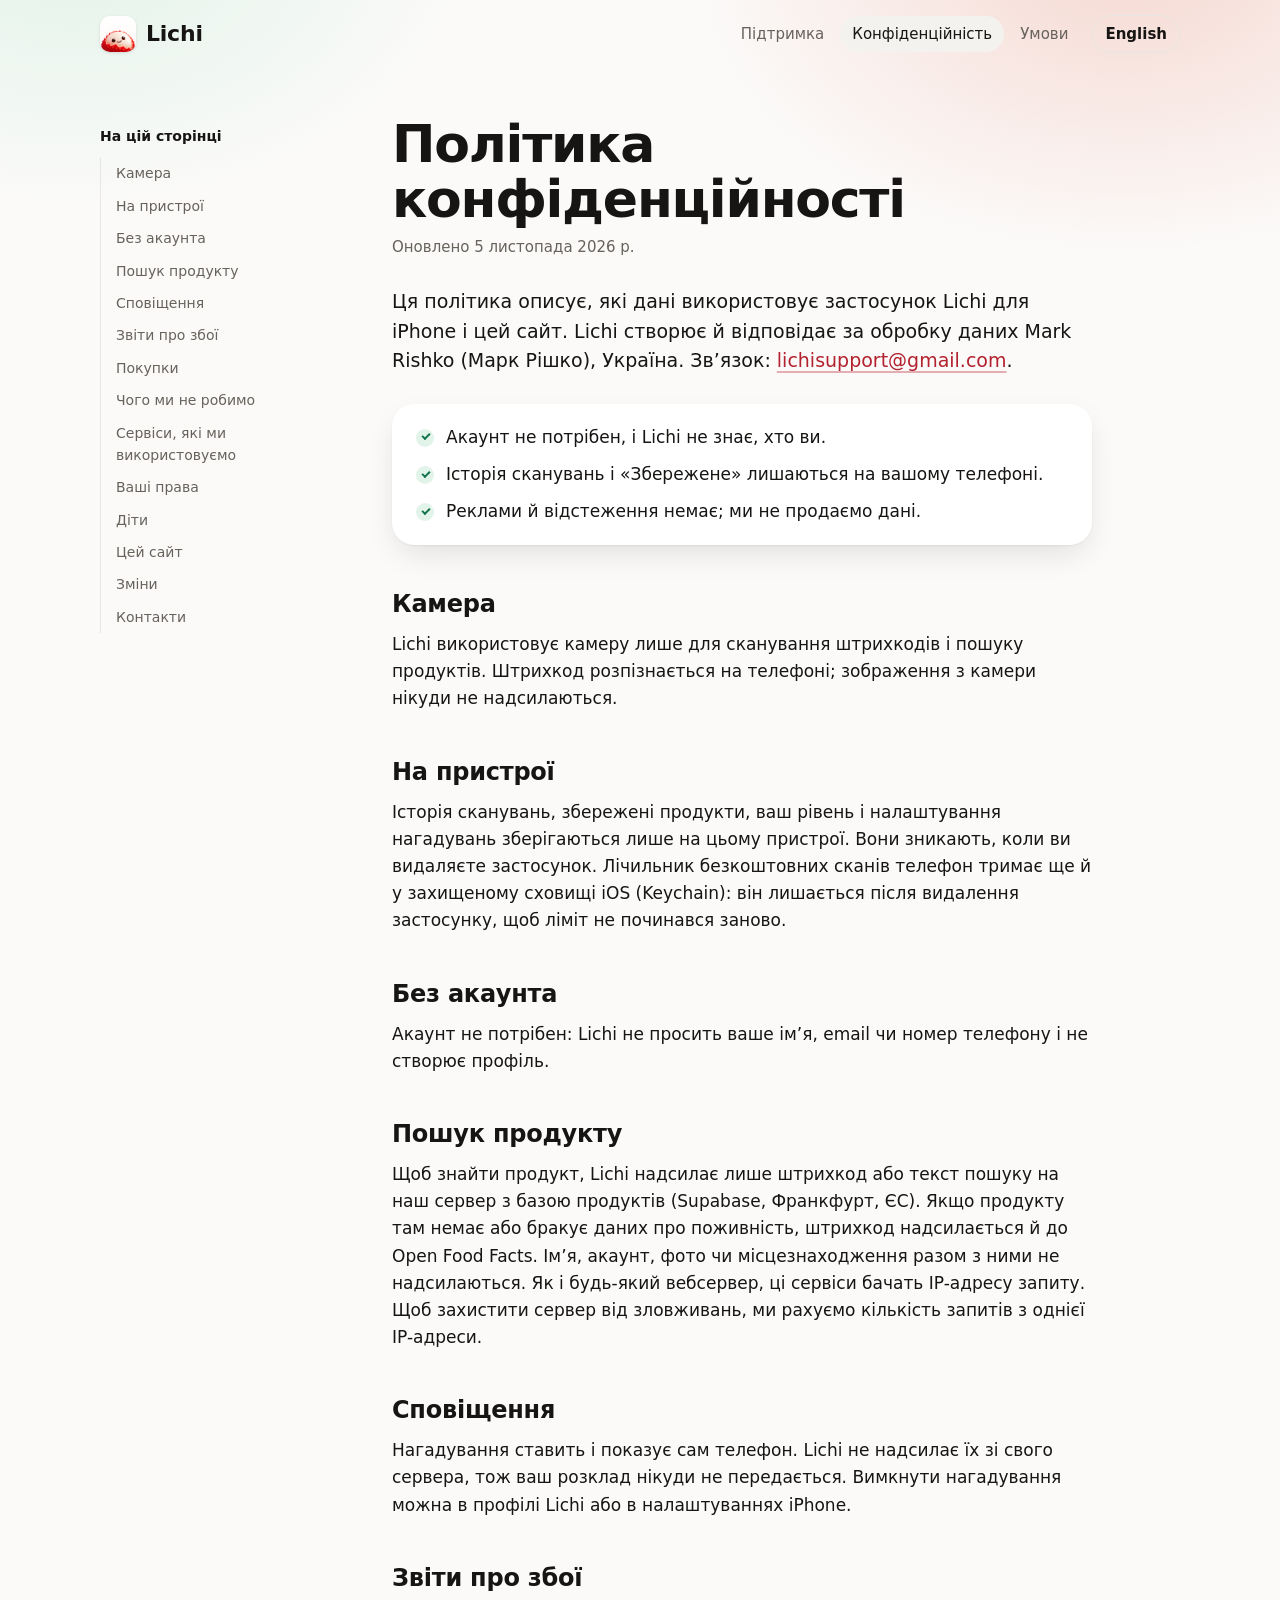
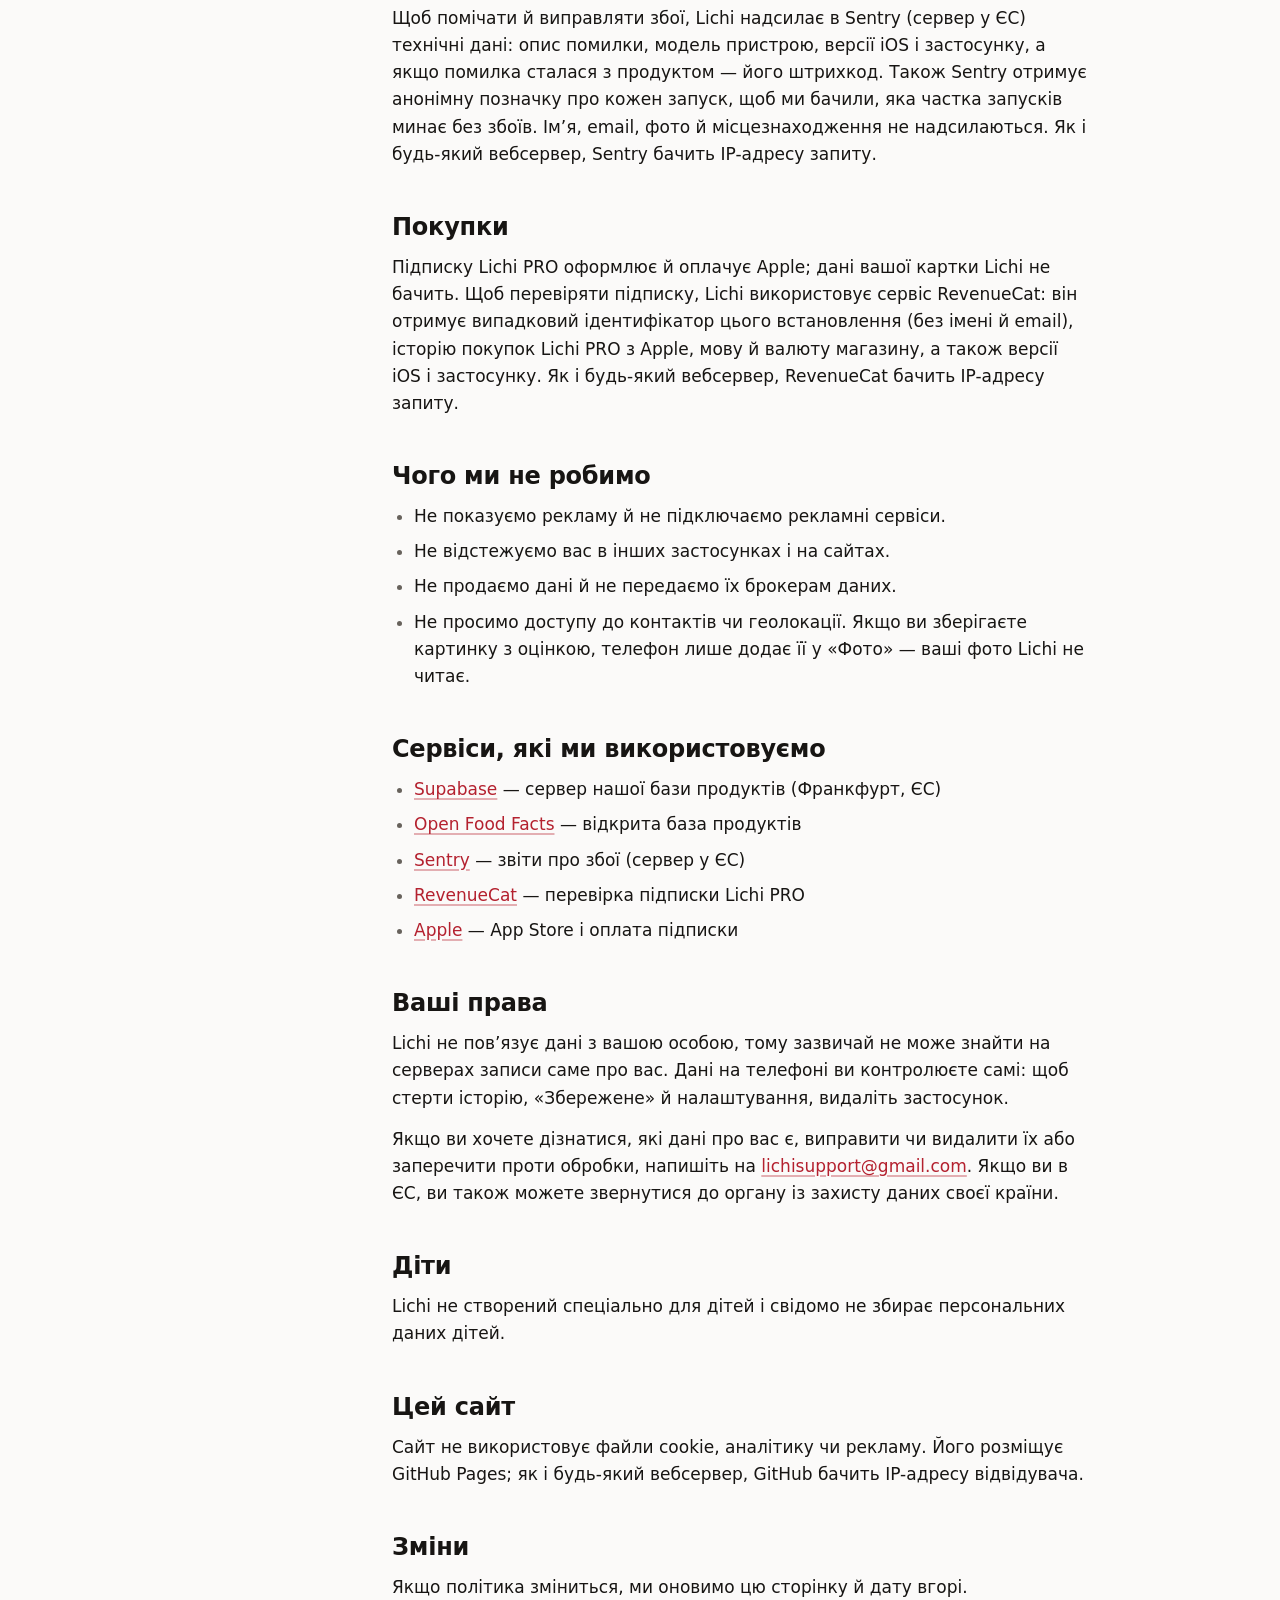
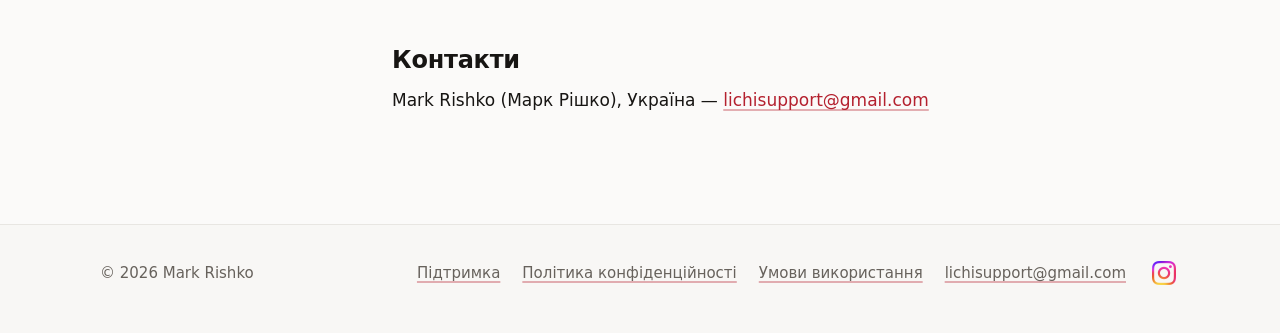
<file: privacy.html>
<!doctype html>
<html lang="uk">
<head>
<meta charset="utf-8">
<meta http-equiv="Content-Security-Policy" content="default-src 'self'; script-src 'self' 'sha256-Du+OJKJSbdUgz5nrHeWWINvez6XKDDU/tyj/5c2uvwo='; style-src 'self' 'unsafe-inline'; img-src 'self' data:; font-src 'self'; connect-src 'none'; media-src 'none'; object-src 'none'; frame-src 'none'; worker-src 'none'; manifest-src 'self'; base-uri 'none'; form-action 'none'; upgrade-insecure-requests">
<meta name="referrer" content="strict-origin-when-cross-origin">
<meta name="viewport" content="width=device-width, initial-scale=1">
<title>Політика конфіденційності — Lichi</title>
<meta name="description" content="Які дані використовує застосунок Lichi для iPhone і цей сайт.">
<link rel="canonical" href="https://lichi.mom/privacy">
<link rel="alternate" hreflang="uk" href="https://lichi.mom/privacy">
<link rel="alternate" hreflang="en" href="https://lichi.mom/en/privacy">
<link rel="alternate" hreflang="x-default" href="https://lichi.mom/privacy">
<meta property="og:title" content="Політика конфіденційності — Lichi">
<meta property="og:description" content="Які дані використовує застосунок Lichi для iPhone і цей сайт.">
<meta property="og:image" content="https://lichi.mom/assets/og.png">
<meta property="og:url" content="https://lichi.mom/privacy">
<meta property="og:type" content="website">
<meta name="theme-color" content="#FBFAF9" media="(prefers-color-scheme: light)">
<meta name="theme-color" content="#0F0E0D" media="(prefers-color-scheme: dark)">
<link rel="icon" type="image/png" sizes="64x64" href="favicon.png">
<link rel="icon" type="image/png" sizes="32x32" href="assets/favicon-32.png">
<link rel="apple-touch-icon" href="assets/apple-touch-icon.png">
<link rel="stylesheet" href="assets/style.css">
<script>document.documentElement.classList.add('js')</script>
</head>
<body class="page-privacy">
<header class="site-head">
  <div class="wrap">
    <a class="brand" href="./"><img src="assets/icon-96.png" alt="" width="36" height="36">Lichi</a>
    <nav class="site-nav" aria-label="Розділи"><a href="support">Підтримка</a><a href="privacy" aria-current="page">Конфіденційність</a><a href="terms">Умови</a></nav>
    <a class="lang" href="en/privacy" hreflang="en" lang="en">English</a>
  </div>
</header>
<main id="main">

<article class="doc has-toc"><div class="doc-grid"><nav class="toc" aria-label="На цій сторінці"><p class="toc-h">На цій сторінці</p><ol><li><a href="#s1">Камера</a></li><li><a href="#s2">На пристрої</a></li><li><a href="#s3">Без акаунта</a></li><li><a href="#s4">Пошук продукту</a></li><li><a href="#s5">Сповіщення</a></li><li><a href="#s6">Звіти про збої</a></li><li><a href="#s7">Покупки</a></li><li><a href="#s8">Чого ми не робимо</a></li><li><a href="#s9">Сервіси, які ми використовуємо</a></li><li><a href="#s10">Ваші права</a></li><li><a href="#s11">Діти</a></li><li><a href="#s12">Цей сайт</a></li><li><a href="#s13">Зміни</a></li><li><a href="#s14">Контакти</a></li></ol></nav><div class="prose">
<h1>Політика конфіденційності</h1>
<p class="updated">Оновлено 5 листопада 2026 р.</p>
<p class="intro">Ця політика описує, які дані використовує застосунок Lichi для iPhone і цей сайт. Lichi створює й відповідає за обробку даних Mark Rishko (Марк Рішко), Україна. Зв’язок: <a href="mailto:lichisupport@gmail.com">lichisupport@gmail.com</a>.</p>
<div class="summary"><ul>
<li>Акаунт не потрібен, і Lichi не знає, хто ви.</li>
<li>Історія сканувань і «Збережене» лишаються на вашому телефоні.</li>
<li>Реклами й відстеження немає; ми не продаємо дані.</li>
</ul></div>

<h2 id="s1">Камера</h2>
<p>Lichi використовує камеру лише для сканування штрихкодів і пошуку продуктів. Штрихкод розпізнається на телефоні; зображення з камери нікуди не надсилаються.</p>

<h2 id="s2">На пристрої</h2>
<p>Історія сканувань, збережені продукти, ваш рівень і налаштування нагадувань зберігаються лише на цьому пристрої. Вони зникають, коли ви видаляєте застосунок. Лічильник безкоштовних сканів телефон тримає ще й у захищеному сховищі iOS (Keychain): він лишається після видалення застосунку, щоб ліміт не починався заново.</p>

<h2 id="s3">Без акаунта</h2>
<p>Акаунт не потрібен: Lichi не просить ваше ім’я, email чи номер телефону і не створює профіль.</p>

<h2 id="s4">Пошук продукту</h2>
<p>Щоб знайти продукт, Lichi надсилає лише штрихкод або текст пошуку на наш сервер з базою продуктів (Supabase, Франкфурт, ЄС). Якщо продукту там немає або бракує даних про поживність, штрихкод надсилається й до Open Food Facts. Ім’я, акаунт, фото чи місцезнаходження разом з ними не надсилаються. Як і будь-який вебсервер, ці сервіси бачать IP-адресу запиту. Щоб захистити сервер від зловживань, ми рахуємо кількість запитів з однієї IP-адреси.</p>

<h2 id="s5">Сповіщення</h2>
<p>Нагадування ставить і показує сам телефон. Lichi не надсилає їх зі свого сервера, тож ваш розклад нікуди не передається. Вимкнути нагадування можна в профілі Lichi або в налаштуваннях iPhone.</p>

<h2 id="s6">Звіти про збої</h2>
<p>Щоб помічати й виправляти збої, Lichi надсилає в Sentry (сервер у ЄС) технічні дані: опис помилки, модель пристрою, версії iOS і застосунку, а якщо помилка сталася з продуктом — його штрихкод. Також Sentry отримує анонімну позначку про кожен запуск, щоб ми бачили, яка частка запусків минає без збоїв. Ім’я, email, фото й місцезнаходження не надсилаються. Як і будь-який вебсервер, Sentry бачить IP-адресу запиту.</p>

<h2 id="s7">Покупки</h2>
<p>Підписку Lichi PRO оформлює й оплачує Apple; дані вашої картки Lichi не бачить. Щоб перевіряти підписку, Lichi використовує сервіс RevenueCat: він отримує випадковий ідентифікатор цього встановлення (без імені й email), історію покупок Lichi PRO з Apple, мову й валюту магазину, а також версії iOS і застосунку. Як і будь-який вебсервер, RevenueCat бачить IP-адресу запиту.</p>

<h2 id="s8">Чого ми не робимо</h2>
<ul>
<li>Не показуємо рекламу й не підключаємо рекламні сервіси.</li>
<li>Не відстежуємо вас в інших застосунках і на сайтах.</li>
<li>Не продаємо дані й не передаємо їх брокерам даних.</li>
<li>Не просимо доступу до контактів чи геолокації. Якщо ви зберігаєте картинку з оцінкою, телефон лише додає її у «Фото» — ваші фото Lichi не читає.</li>
</ul>

<h2 id="s9">Сервіси, які ми використовуємо</h2>
<ul><li><a href="https://supabase.com/privacy">Supabase</a> — сервер нашої бази продуктів (Франкфурт, ЄС)</li><li><a href="https://world.openfoodfacts.org/privacy">Open Food Facts</a> — відкрита база продуктів</li><li><a href="https://sentry.io/privacy/">Sentry</a> — звіти про збої (сервер у ЄС)</li><li><a href="https://www.revenuecat.com/privacy">RevenueCat</a> — перевірка підписки Lichi PRO</li><li><a href="https://www.apple.com/legal/privacy/">Apple</a> — App Store і оплата підписки</li></ul>

<h2 id="s10">Ваші права</h2>
<p>Lichi не пов’язує дані з вашою особою, тому зазвичай не може знайти на серверах записи саме про вас. Дані на телефоні ви контролюєте самі: щоб стерти історію, «Збережене» й налаштування, видаліть застосунок.</p>
<p>Якщо ви хочете дізнатися, які дані про вас є, виправити чи видалити їх або заперечити проти обробки, напишіть на <a href="mailto:lichisupport@gmail.com">lichisupport@gmail.com</a>. Якщо ви в ЄС, ви також можете звернутися до органу із захисту даних своєї країни.</p>

<h2 id="s11">Діти</h2>
<p>Lichi не створений спеціально для дітей і свідомо не збирає персональних даних дітей.</p>

<h2 id="s12">Цей сайт</h2>
<p>Сайт не використовує файли cookie, аналітику чи рекламу. Його розміщує GitHub Pages; як і будь-який вебсервер, GitHub бачить IP-адресу відвідувача.</p>

<h2 id="s13">Зміни</h2>
<p>Якщо політика зміниться, ми оновимо цю сторінку й дату вгорі.</p>

<h2 id="s14">Контакти</h2>
<p>Mark Rishko (Марк Рішко), Україна — <a href="mailto:lichisupport@gmail.com">lichisupport@gmail.com</a></p>
</div></div></article>

</main>
<footer class="site-foot">
  <div class="wrap">
    <span>© 2026 Mark Rishko</span>
    <nav aria-label="Документи"><a href="support">Підтримка</a><a href="privacy">Політика конфіденційності</a><a href="terms">Умови використання</a><a href="mailto:lichisupport@gmail.com">lichisupport@gmail.com</a><a class="ig-only" href="https://www.instagram.com/lichi_app/"><img src="assets/instagram.png" alt="Instagram @lichi_app" width="24" height="24"></a></nav>
  </div>
</footer>
<script src="assets/site.js" defer></script>
</body>
</html>
</file>
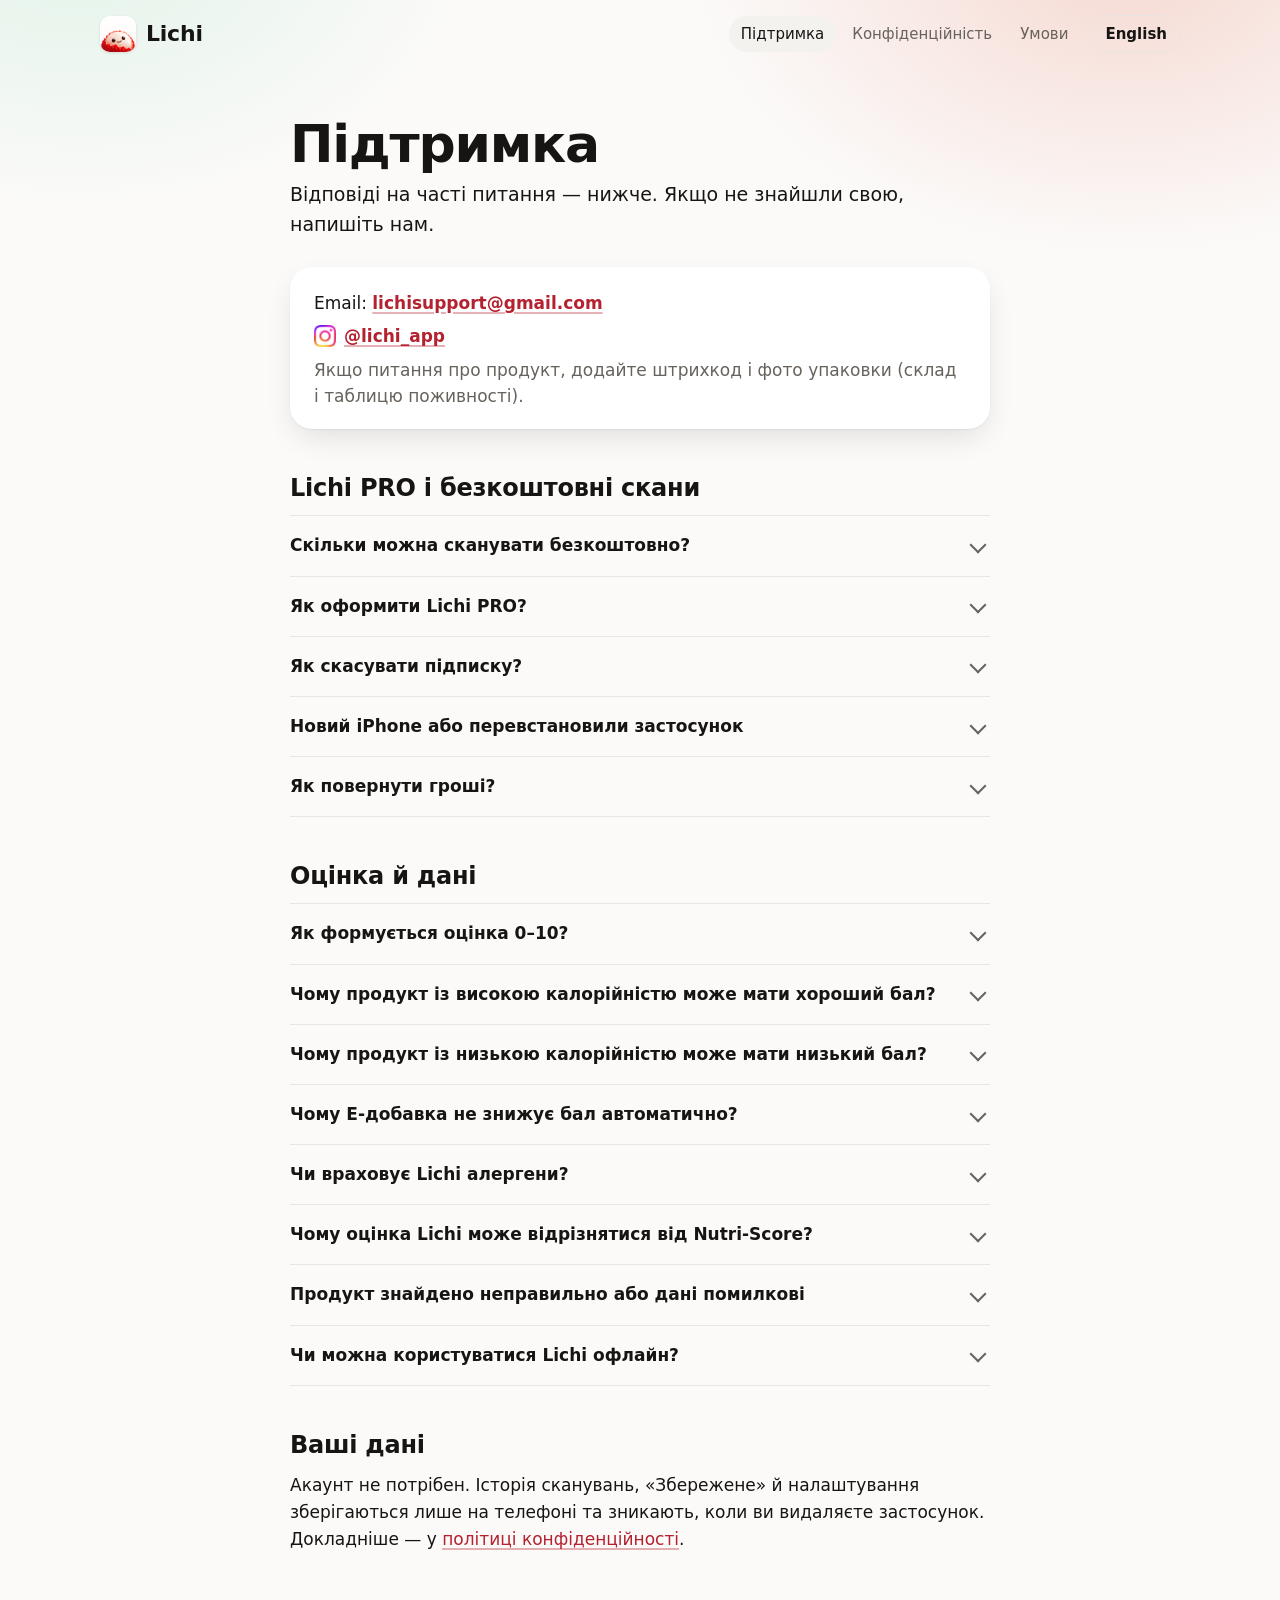
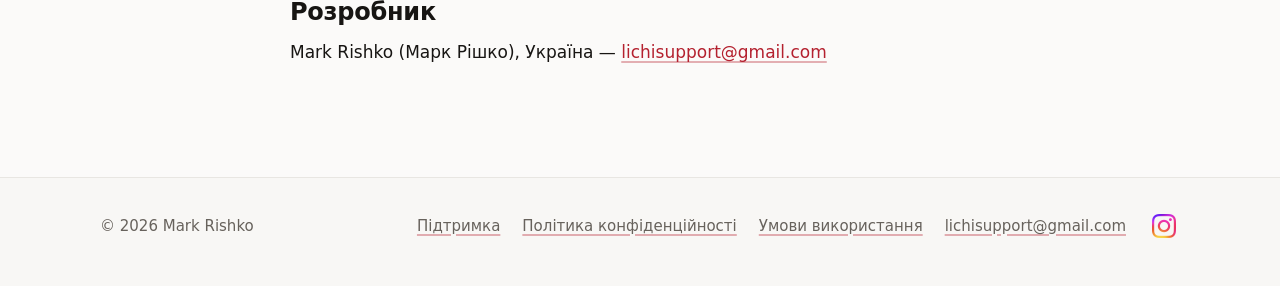
<file: support.html>
<!doctype html>
<html lang="uk">
<head>
<meta charset="utf-8">
<meta http-equiv="Content-Security-Policy" content="default-src 'self'; script-src 'self' 'sha256-Du+OJKJSbdUgz5nrHeWWINvez6XKDDU/tyj/5c2uvwo='; style-src 'self' 'unsafe-inline'; img-src 'self' data:; font-src 'self'; connect-src 'none'; media-src 'none'; object-src 'none'; frame-src 'none'; worker-src 'none'; manifest-src 'self'; base-uri 'none'; form-action 'none'; upgrade-insecure-requests">
<meta name="referrer" content="strict-origin-when-cross-origin">
<meta name="viewport" content="width=device-width, initial-scale=1">
<title>Підтримка — Lichi</title>
<meta name="description" content="Питання про Lichi і підписку Lichi PRO, зв’язок з розробником.">
<link rel="canonical" href="https://lichi.mom/support">
<link rel="alternate" hreflang="uk" href="https://lichi.mom/support">
<link rel="alternate" hreflang="en" href="https://lichi.mom/en/support">
<link rel="alternate" hreflang="x-default" href="https://lichi.mom/support">
<meta property="og:title" content="Підтримка — Lichi">
<meta property="og:description" content="Питання про Lichi і підписку Lichi PRO, зв’язок з розробником.">
<meta property="og:image" content="https://lichi.mom/assets/og.png">
<meta property="og:url" content="https://lichi.mom/support">
<meta property="og:type" content="website">
<meta name="theme-color" content="#FBFAF9" media="(prefers-color-scheme: light)">
<meta name="theme-color" content="#0F0E0D" media="(prefers-color-scheme: dark)">
<link rel="icon" type="image/png" sizes="64x64" href="favicon.png">
<link rel="icon" type="image/png" sizes="32x32" href="assets/favicon-32.png">
<link rel="apple-touch-icon" href="assets/apple-touch-icon.png">
<link rel="stylesheet" href="assets/style.css">
<script>document.documentElement.classList.add('js')</script>
</head>
<body class="page-support">
<header class="site-head">
  <div class="wrap">
    <a class="brand" href="./"><img src="assets/icon-96.png" alt="" width="36" height="36">Lichi</a>
    <nav class="site-nav" aria-label="Розділи"><a href="support" aria-current="page">Підтримка</a><a href="privacy">Конфіденційність</a><a href="terms">Умови</a></nav>
    <a class="lang" href="en/support" hreflang="en" lang="en">English</a>
  </div>
</header>
<main id="main">

<article class="doc"><div class="prose-wrap">
<h1>Підтримка</h1>
<p class="intro">Відповіді на часті питання — нижче. Якщо не знайшли свою, напишіть нам.</p>
<div class="contact"><p>Email: <a href="mailto:lichisupport@gmail.com">lichisupport@gmail.com</a><br><a class="ig" href="https://www.instagram.com/lichi_app/"><img src="assets/instagram.png" alt="Instagram" width="22" height="22"><span>@lichi_app</span></a><br><span class="muted">Якщо питання про продукт, додайте штрихкод і фото упаковки (склад і таблицю поживності).</span></p></div>

<h2>Lichi PRO і безкоштовні скани</h2>
<div class="faq"><details><summary>Скільки можна сканувати безкоштовно?</summary><p>Без PRO — після першого продукту 10 сканів у подарунок (подарунок не згорає), далі 3 нові продукти на тиждень; нові — щопонеділка. Повторний скан того самого продукту того ж тижня не рахується.</p></details><details><summary>Як оформити Lichi PRO?</summary><p>У Lichi відкрийте «Профіль» → «Lichi PRO» і оберіть місяць або рік. Ціну App Store показує перед покупкою.</p></details><details><summary>Як скасувати підписку?</summary><p>На iPhone: «Налаштування» → ваше ім’я → «Підписки» → Lichi → «Скасувати підписку». Або в Lichi: «Профіль» → «Lichi PRO» → «Скасувати» — відкриється те саме вікно Apple. Скасуйте щонайменше за 24 години до кінця пробного тижня чи оплаченого терміну; PRO працює до кінця оплаченого.</p></details><details><summary>Новий iPhone або перевстановили застосунок</summary><p>Відкрийте «Профіль» → «Відновити покупки». Потрібен той самий Apple ID, з яким ви оформлювали підписку.</p></details><details><summary>Як повернути гроші?</summary><p>Оплату приймає Apple, тож і повернення оформлює Apple: <a href="https://reportaproblem.apple.com">reportaproblem.apple.com</a>.</p></details></div>

<h2>Оцінка й дані</h2>
<div class="faq"><details><summary>Як формується оцінка 0–10?</summary><p>Lichi враховує склад продукту та поживність на 100 г / мл, а потім показує одну підсумкову оцінку.</p></details><details><summary>Чому продукт із високою калорійністю може мати хороший бал?</summary><p>Бо калорійність — лише один із факторів. Наприклад, горіхи й олії калорійні, але можуть містити сприятливі жири та інші корисні компоненти.</p></details><details><summary>Чому продукт із низькою калорійністю може мати низький бал?</summary><p>Низька калорійність сама по собі не означає хороший склад. Важливі також цукри, тип жирів, рафіновані інгредієнти та інші фактори.</p></details><details><summary>Чому E-добавка не знижує бал автоматично?</summary><p>Сам номер E ще не означає, що інгредієнт небажаний. Lichi оцінює конкретну роль і властивості інгредієнта.</p></details><details><summary>Чи враховує Lichi алергени?</summary><p>Так, якщо інформація про алергени доступна, Lichi показує її окремо. Але алерген сам по собі не знижує оцінку продукту.</p></details><details><summary>Чому оцінка Lichi може відрізнятися від Nutri-Score?</summary><p>Lichi використовує власний метод оцінки й аналізує не тільки поживні показники, а й сам склад продукту.</p></details><details><summary>Продукт знайдено неправильно або дані помилкові</summary><p>Перевірте назву, фото та склад на упаковці. Дані з зовнішніх баз іноді бувають неповними або застарілими. Надішліть нам штрихкод і фото упаковки на <a href="mailto:lichisupport@gmail.com">lichisupport@gmail.com</a> — ми виправимо дані.</p></details><details><summary>Чи можна користуватися Lichi офлайн?</summary><p>Історія сканів і збережені продукти відкриваються без інтернету, але для нових сканів і пошуку потрібна мережа.</p></details></div>

<h2>Ваші дані</h2>
<p>Акаунт не потрібен. Історія сканувань, «Збережене» й налаштування зберігаються лише на телефоні та зникають, коли ви видаляєте застосунок. Докладніше — у <a href="privacy">політиці конфіденційності</a>.</p>

<h2>Розробник</h2>
<p>Mark Rishko (Марк Рішко), Україна — <a href="mailto:lichisupport@gmail.com">lichisupport@gmail.com</a></p>
</div></article>

</main>
<footer class="site-foot">
  <div class="wrap">
    <span>© 2026 Mark Rishko</span>
    <nav aria-label="Документи"><a href="support">Підтримка</a><a href="privacy">Політика конфіденційності</a><a href="terms">Умови використання</a><a href="mailto:lichisupport@gmail.com">lichisupport@gmail.com</a><a class="ig-only" href="https://www.instagram.com/lichi_app/"><img src="assets/instagram.png" alt="Instagram @lichi_app" width="24" height="24"></a></nav>
  </div>
</footer>
<script src="assets/site.js" defer></script>
</body>
</html>
</file>
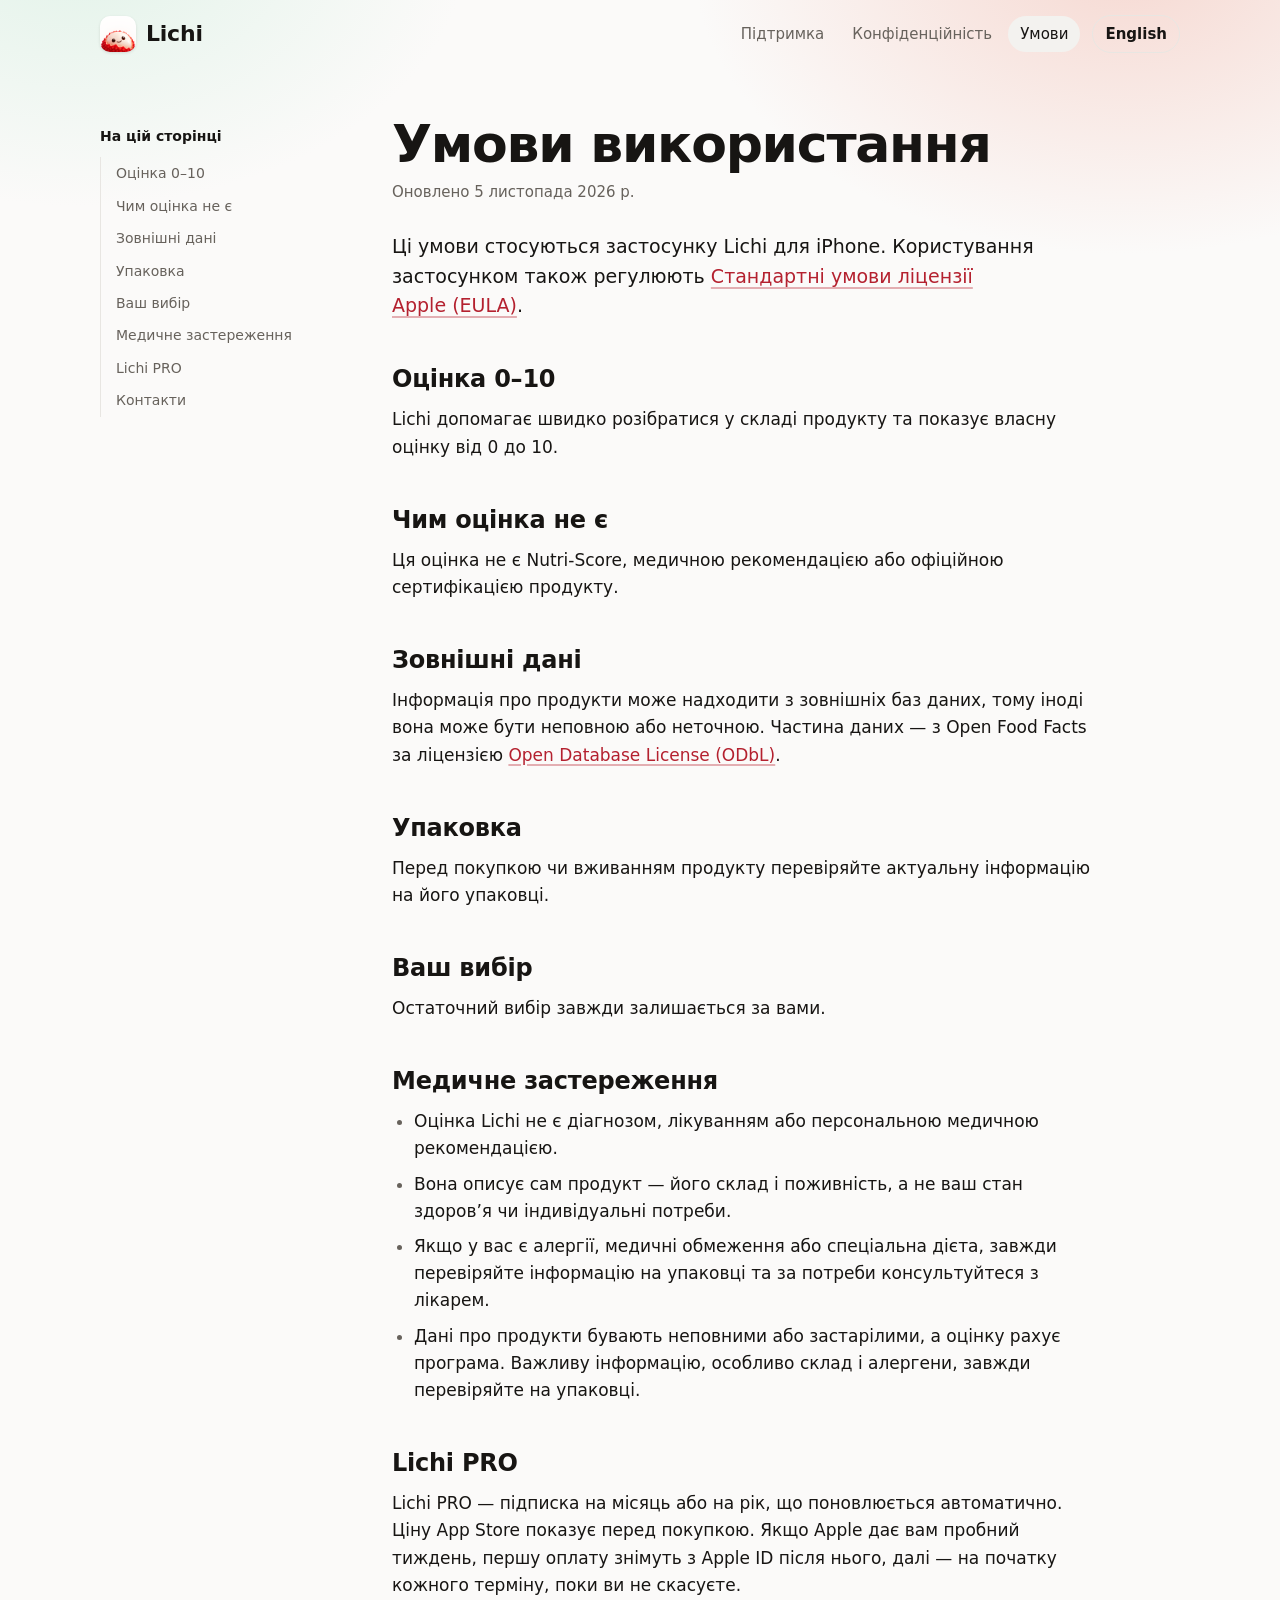
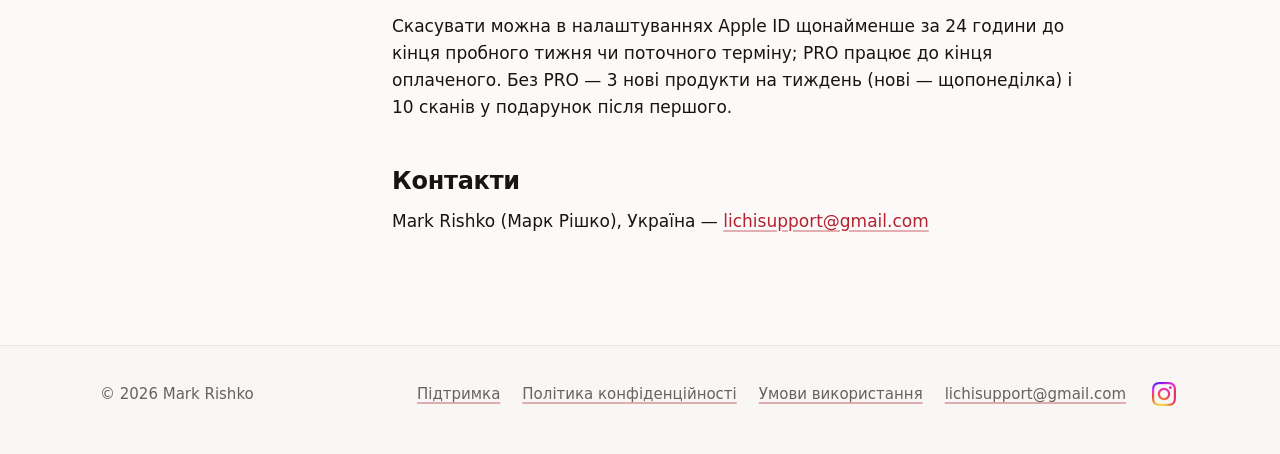
<file: terms.html>
<!doctype html>
<html lang="uk">
<head>
<meta charset="utf-8">
<meta http-equiv="Content-Security-Policy" content="default-src 'self'; script-src 'self' 'sha256-Du+OJKJSbdUgz5nrHeWWINvez6XKDDU/tyj/5c2uvwo='; style-src 'self' 'unsafe-inline'; img-src 'self' data:; font-src 'self'; connect-src 'none'; media-src 'none'; object-src 'none'; frame-src 'none'; worker-src 'none'; manifest-src 'self'; base-uri 'none'; form-action 'none'; upgrade-insecure-requests">
<meta name="referrer" content="strict-origin-when-cross-origin">
<meta name="viewport" content="width=device-width, initial-scale=1">
<title>Умови використання — Lichi</title>
<meta name="description" content="Умови використання застосунку Lichi і підписки Lichi PRO.">
<link rel="canonical" href="https://lichi.mom/terms">
<link rel="alternate" hreflang="uk" href="https://lichi.mom/terms">
<link rel="alternate" hreflang="en" href="https://lichi.mom/en/terms">
<link rel="alternate" hreflang="x-default" href="https://lichi.mom/terms">
<meta property="og:title" content="Умови використання — Lichi">
<meta property="og:description" content="Умови використання застосунку Lichi і підписки Lichi PRO.">
<meta property="og:image" content="https://lichi.mom/assets/og.png">
<meta property="og:url" content="https://lichi.mom/terms">
<meta property="og:type" content="website">
<meta name="theme-color" content="#FBFAF9" media="(prefers-color-scheme: light)">
<meta name="theme-color" content="#0F0E0D" media="(prefers-color-scheme: dark)">
<link rel="icon" type="image/png" sizes="64x64" href="favicon.png">
<link rel="icon" type="image/png" sizes="32x32" href="assets/favicon-32.png">
<link rel="apple-touch-icon" href="assets/apple-touch-icon.png">
<link rel="stylesheet" href="assets/style.css">
<script>document.documentElement.classList.add('js')</script>
</head>
<body class="page-terms">
<header class="site-head">
  <div class="wrap">
    <a class="brand" href="./"><img src="assets/icon-96.png" alt="" width="36" height="36">Lichi</a>
    <nav class="site-nav" aria-label="Розділи"><a href="support">Підтримка</a><a href="privacy">Конфіденційність</a><a href="terms" aria-current="page">Умови</a></nav>
    <a class="lang" href="en/terms" hreflang="en" lang="en">English</a>
  </div>
</header>
<main id="main">

<article class="doc has-toc"><div class="doc-grid"><nav class="toc" aria-label="На цій сторінці"><p class="toc-h">На цій сторінці</p><ol><li><a href="#s1">Оцінка 0–10</a></li><li><a href="#s2">Чим оцінка не є</a></li><li><a href="#s3">Зовнішні дані</a></li><li><a href="#s4">Упаковка</a></li><li><a href="#s5">Ваш вибір</a></li><li><a href="#s6">Медичне застереження</a></li><li><a href="#pro">Lichi PRO</a></li><li><a href="#s8">Контакти</a></li></ol></nav><div class="prose">
<h1>Умови використання</h1>
<p class="updated">Оновлено 5 листопада 2026 р.</p>
<p class="intro">Ці умови стосуються застосунку Lichi для iPhone. Користування застосунком також регулюють <a href="https://www.apple.com/legal/internet-services/itunes/dev/stdeula/">Стандартні умови ліцензії Apple (EULA)</a>.</p>

<h2 id="s1">Оцінка 0–10</h2>
<p>Lichi допомагає швидко розібратися у складі продукту та показує власну оцінку від 0 до 10.</p>
<h2 id="s2">Чим оцінка не є</h2>
<p>Ця оцінка не є Nutri-Score, медичною рекомендацією або офіційною сертифікацією продукту.</p>
<h2 id="s3">Зовнішні дані</h2>
<p>Інформація про продукти може надходити з зовнішніх баз даних, тому іноді вона може бути неповною або неточною. Частина даних — з Open Food Facts за ліцензією <a href="https://opendatacommons.org/licenses/odbl/1-0/">Open Database License (ODbL)</a>.</p>
<h2 id="s4">Упаковка</h2>
<p>Перед покупкою чи вживанням продукту перевіряйте актуальну інформацію на його упаковці.</p>
<h2 id="s5">Ваш вибір</h2>
<p>Остаточний вибір завжди залишається за вами.</p>

<h2 id="s6">Медичне застереження</h2>
<ul>
<li>Оцінка Lichi не є діагнозом, лікуванням або персональною медичною рекомендацією.</li>
<li>Вона описує сам продукт — його склад і поживність, а не ваш стан здоров’я чи індивідуальні потреби.</li>
<li>Якщо у вас є алергії, медичні обмеження або спеціальна дієта, завжди перевіряйте інформацію на упаковці та за потреби консультуйтеся з лікарем.</li>
<li>Дані про продукти бувають неповними або застарілими, а оцінку рахує програма. Важливу інформацію, особливо склад і алергени, завжди перевіряйте на упаковці.</li>
</ul>

<h2 id="pro">Lichi PRO</h2>
<p>Lichi PRO — підписка на місяць або на рік, що поновлюється автоматично. Ціну App Store показує перед покупкою. Якщо Apple дає вам пробний тиждень, першу оплату знімуть з Apple ID після нього, далі — на початку кожного терміну, поки ви не скасуєте.</p>
<p>Скасувати можна в налаштуваннях Apple ID щонайменше за 24 години до кінця пробного тижня чи поточного терміну; PRO працює до кінця оплаченого. Без PRO — 3 нові продукти на тиждень (нові — щопонеділка) і 10 сканів у подарунок після першого.</p>

<h2 id="s8">Контакти</h2>
<p>Mark Rishko (Марк Рішко), Україна — <a href="mailto:lichisupport@gmail.com">lichisupport@gmail.com</a></p>
</div></div></article>

</main>
<footer class="site-foot">
  <div class="wrap">
    <span>© 2026 Mark Rishko</span>
    <nav aria-label="Документи"><a href="support">Підтримка</a><a href="privacy">Політика конфіденційності</a><a href="terms">Умови використання</a><a href="mailto:lichisupport@gmail.com">lichisupport@gmail.com</a><a class="ig-only" href="https://www.instagram.com/lichi_app/"><img src="assets/instagram.png" alt="Instagram @lichi_app" width="24" height="24"></a></nav>
  </div>
</footer>
<script src="assets/site.js" defer></script>
</body>
</html>
</file>
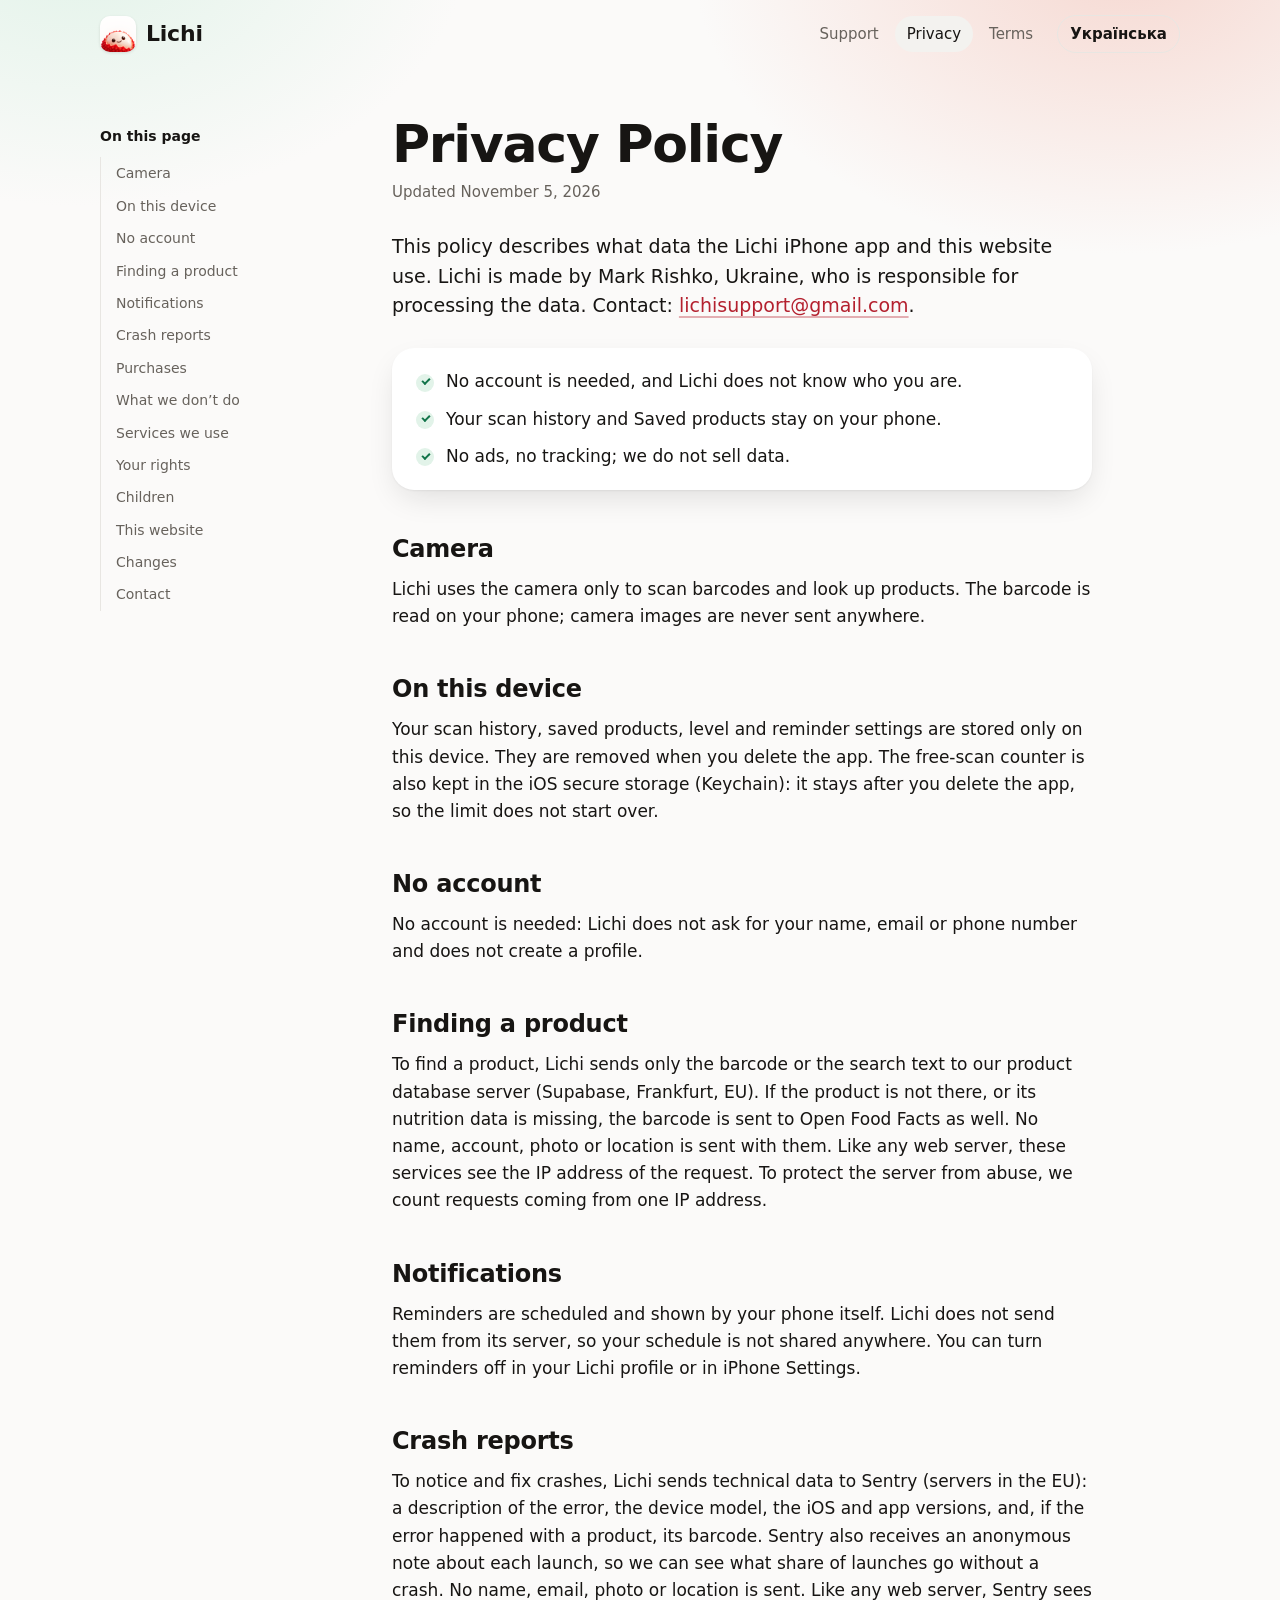
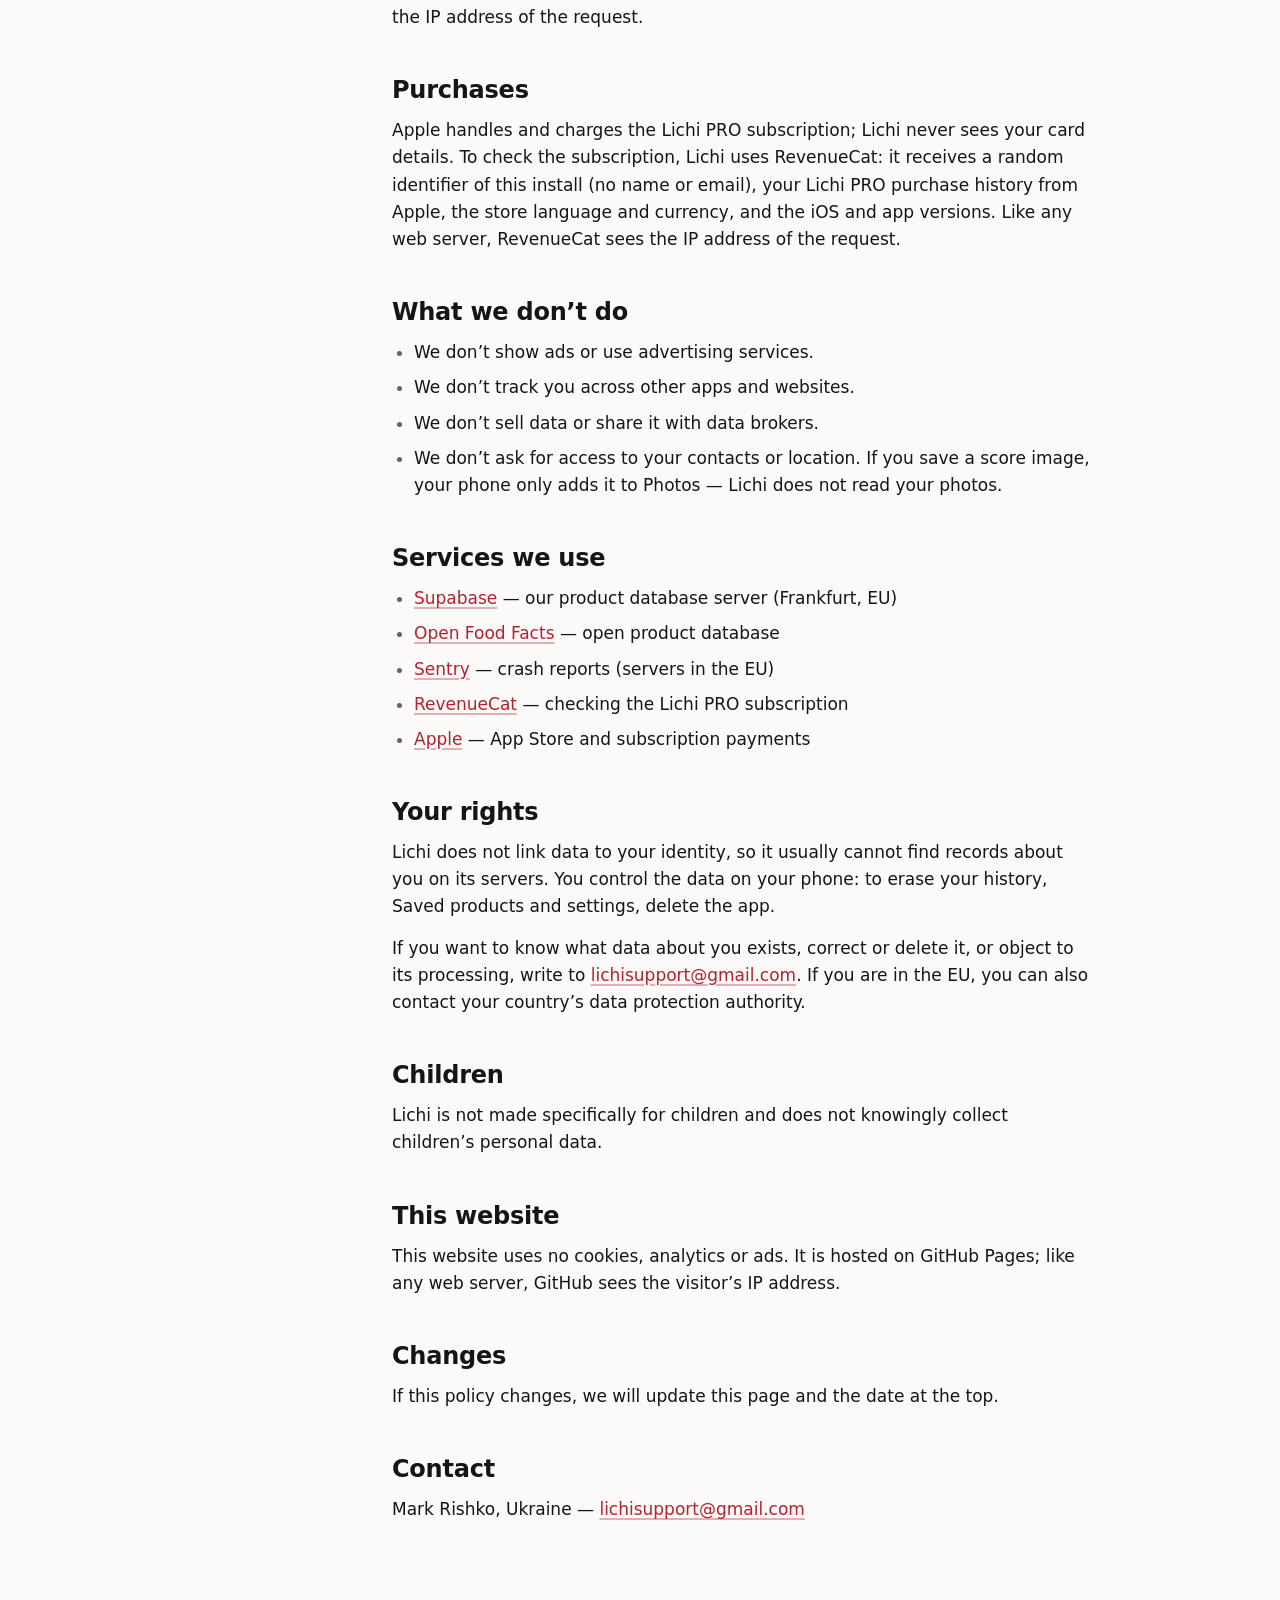
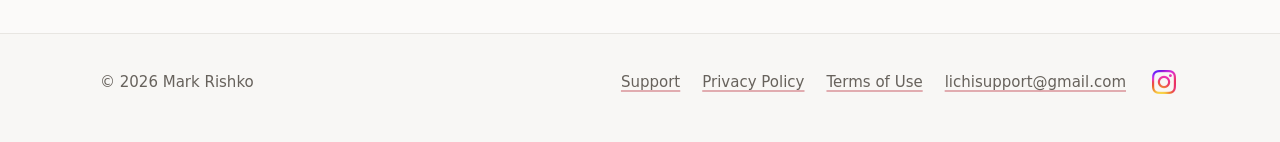
<file: en/privacy.html>
<!doctype html>
<html lang="en">
<head>
<meta charset="utf-8">
<meta http-equiv="Content-Security-Policy" content="default-src 'self'; script-src 'self' 'sha256-Du+OJKJSbdUgz5nrHeWWINvez6XKDDU/tyj/5c2uvwo='; style-src 'self' 'unsafe-inline'; img-src 'self' data:; font-src 'self'; connect-src 'none'; media-src 'none'; object-src 'none'; frame-src 'none'; worker-src 'none'; manifest-src 'self'; base-uri 'none'; form-action 'none'; upgrade-insecure-requests">
<meta name="referrer" content="strict-origin-when-cross-origin">
<meta name="viewport" content="width=device-width, initial-scale=1">
<title>Privacy Policy — Lichi</title>
<meta name="description" content="What data the Lichi iPhone app and this website use.">
<link rel="canonical" href="https://lichi.mom/en/privacy">
<link rel="alternate" hreflang="uk" href="https://lichi.mom/privacy">
<link rel="alternate" hreflang="en" href="https://lichi.mom/en/privacy">
<link rel="alternate" hreflang="x-default" href="https://lichi.mom/privacy">
<meta property="og:title" content="Privacy Policy — Lichi">
<meta property="og:description" content="What data the Lichi iPhone app and this website use.">
<meta property="og:image" content="https://lichi.mom/assets/og.png">
<meta property="og:url" content="https://lichi.mom/en/privacy">
<meta property="og:type" content="website">
<meta name="theme-color" content="#FBFAF9" media="(prefers-color-scheme: light)">
<meta name="theme-color" content="#0F0E0D" media="(prefers-color-scheme: dark)">
<link rel="icon" type="image/png" sizes="64x64" href="../favicon.png">
<link rel="icon" type="image/png" sizes="32x32" href="../assets/favicon-32.png">
<link rel="apple-touch-icon" href="../assets/apple-touch-icon.png">
<link rel="stylesheet" href="../assets/style.css">
<script>document.documentElement.classList.add('js')</script>
</head>
<body class="page-privacy">
<header class="site-head">
  <div class="wrap">
    <a class="brand" href="./"><img src="../assets/icon-96.png" alt="" width="36" height="36">Lichi</a>
    <nav class="site-nav" aria-label="Sections"><a href="support">Support</a><a href="privacy" aria-current="page">Privacy</a><a href="terms">Terms</a></nav>
    <a class="lang" href="../privacy" hreflang="uk" lang="uk">Українська</a>
  </div>
</header>
<main id="main">

<article class="doc has-toc"><div class="doc-grid"><nav class="toc" aria-label="On this page"><p class="toc-h">On this page</p><ol><li><a href="#s1">Camera</a></li><li><a href="#s2">On this device</a></li><li><a href="#s3">No account</a></li><li><a href="#s4">Finding a product</a></li><li><a href="#s5">Notifications</a></li><li><a href="#s6">Crash reports</a></li><li><a href="#s7">Purchases</a></li><li><a href="#s8">What we don’t do</a></li><li><a href="#s9">Services we use</a></li><li><a href="#s10">Your rights</a></li><li><a href="#s11">Children</a></li><li><a href="#s12">This website</a></li><li><a href="#s13">Changes</a></li><li><a href="#s14">Contact</a></li></ol></nav><div class="prose">
<h1>Privacy Policy</h1>
<p class="updated">Updated November 5, 2026</p>
<p class="intro">This policy describes what data the Lichi iPhone app and this website use. Lichi is made by Mark Rishko, Ukraine, who is responsible for processing the data. Contact: <a href="mailto:lichisupport@gmail.com">lichisupport@gmail.com</a>.</p>
<div class="summary"><ul>
<li>No account is needed, and Lichi does not know who you are.</li>
<li>Your scan history and Saved products stay on your phone.</li>
<li>No ads, no tracking; we do not sell data.</li>
</ul></div>

<h2 id="s1">Camera</h2>
<p>Lichi uses the camera only to scan barcodes and look up products. The barcode is read on your phone; camera images are never sent anywhere.</p>

<h2 id="s2">On this device</h2>
<p>Your scan history, saved products, level and reminder settings are stored only on this device. They are removed when you delete the app. The free-scan counter is also kept in the iOS secure storage (Keychain): it stays after you delete the app, so the limit does not start over.</p>

<h2 id="s3">No account</h2>
<p>No account is needed: Lichi does not ask for your name, email or phone number and does not create a profile.</p>

<h2 id="s4">Finding a product</h2>
<p>To find a product, Lichi sends only the barcode or the search text to our product database server (Supabase, Frankfurt, EU). If the product is not there, or its nutrition data is missing, the barcode is sent to Open Food Facts as well. No name, account, photo or location is sent with them. Like any web server, these services see the IP address of the request. To protect the server from abuse, we count requests coming from one IP address.</p>

<h2 id="s5">Notifications</h2>
<p>Reminders are scheduled and shown by your phone itself. Lichi does not send them from its server, so your schedule is not shared anywhere. You can turn reminders off in your Lichi profile or in iPhone Settings.</p>

<h2 id="s6">Crash reports</h2>
<p>To notice and fix crashes, Lichi sends technical data to Sentry (servers in the EU): a description of the error, the device model, the iOS and app versions, and, if the error happened with a product, its barcode. Sentry also receives an anonymous note about each launch, so we can see what share of launches go without a crash. No name, email, photo or location is sent. Like any web server, Sentry sees the IP address of the request.</p>

<h2 id="s7">Purchases</h2>
<p>Apple handles and charges the Lichi PRO subscription; Lichi never sees your card details. To check the subscription, Lichi uses RevenueCat: it receives a random identifier of this install (no name or email), your Lichi PRO purchase history from Apple, the store language and currency, and the iOS and app versions. Like any web server, RevenueCat sees the IP address of the request.</p>

<h2 id="s8">What we don’t do</h2>
<ul>
<li>We don’t show ads or use advertising services.</li>
<li>We don’t track you across other apps and websites.</li>
<li>We don’t sell data or share it with data brokers.</li>
<li>We don’t ask for access to your contacts or location. If you save a score image, your phone only adds it to Photos — Lichi does not read your photos.</li>
</ul>

<h2 id="s9">Services we use</h2>
<ul><li><a href="https://supabase.com/privacy">Supabase</a> — our product database server (Frankfurt, EU)</li><li><a href="https://world.openfoodfacts.org/privacy">Open Food Facts</a> — open product database</li><li><a href="https://sentry.io/privacy/">Sentry</a> — crash reports (servers in the EU)</li><li><a href="https://www.revenuecat.com/privacy">RevenueCat</a> — checking the Lichi PRO subscription</li><li><a href="https://www.apple.com/legal/privacy/">Apple</a> — App Store and subscription payments</li></ul>

<h2 id="s10">Your rights</h2>
<p>Lichi does not link data to your identity, so it usually cannot find records about you on its servers. You control the data on your phone: to erase your history, Saved products and settings, delete the app.</p>
<p>If you want to know what data about you exists, correct or delete it, or object to its processing, write to <a href="mailto:lichisupport@gmail.com">lichisupport@gmail.com</a>. If you are in the EU, you can also contact your country’s data protection authority.</p>

<h2 id="s11">Children</h2>
<p>Lichi is not made specifically for children and does not knowingly collect children’s personal data.</p>

<h2 id="s12">This website</h2>
<p>This website uses no cookies, analytics or ads. It is hosted on GitHub Pages; like any web server, GitHub sees the visitor’s IP address.</p>

<h2 id="s13">Changes</h2>
<p>If this policy changes, we will update this page and the date at the top.</p>

<h2 id="s14">Contact</h2>
<p>Mark Rishko, Ukraine — <a href="mailto:lichisupport@gmail.com">lichisupport@gmail.com</a></p>
</div></div></article>

</main>
<footer class="site-foot">
  <div class="wrap">
    <span>© 2026 Mark Rishko</span>
    <nav aria-label="Documents"><a href="support">Support</a><a href="privacy">Privacy Policy</a><a href="terms">Terms of Use</a><a href="mailto:lichisupport@gmail.com">lichisupport@gmail.com</a><a class="ig-only" href="https://www.instagram.com/lichi_app/"><img src="../assets/instagram.png" alt="Instagram @lichi_app" width="24" height="24"></a></nav>
  </div>
</footer>
<script src="../assets/site.js" defer></script>
</body>
</html>
</file>
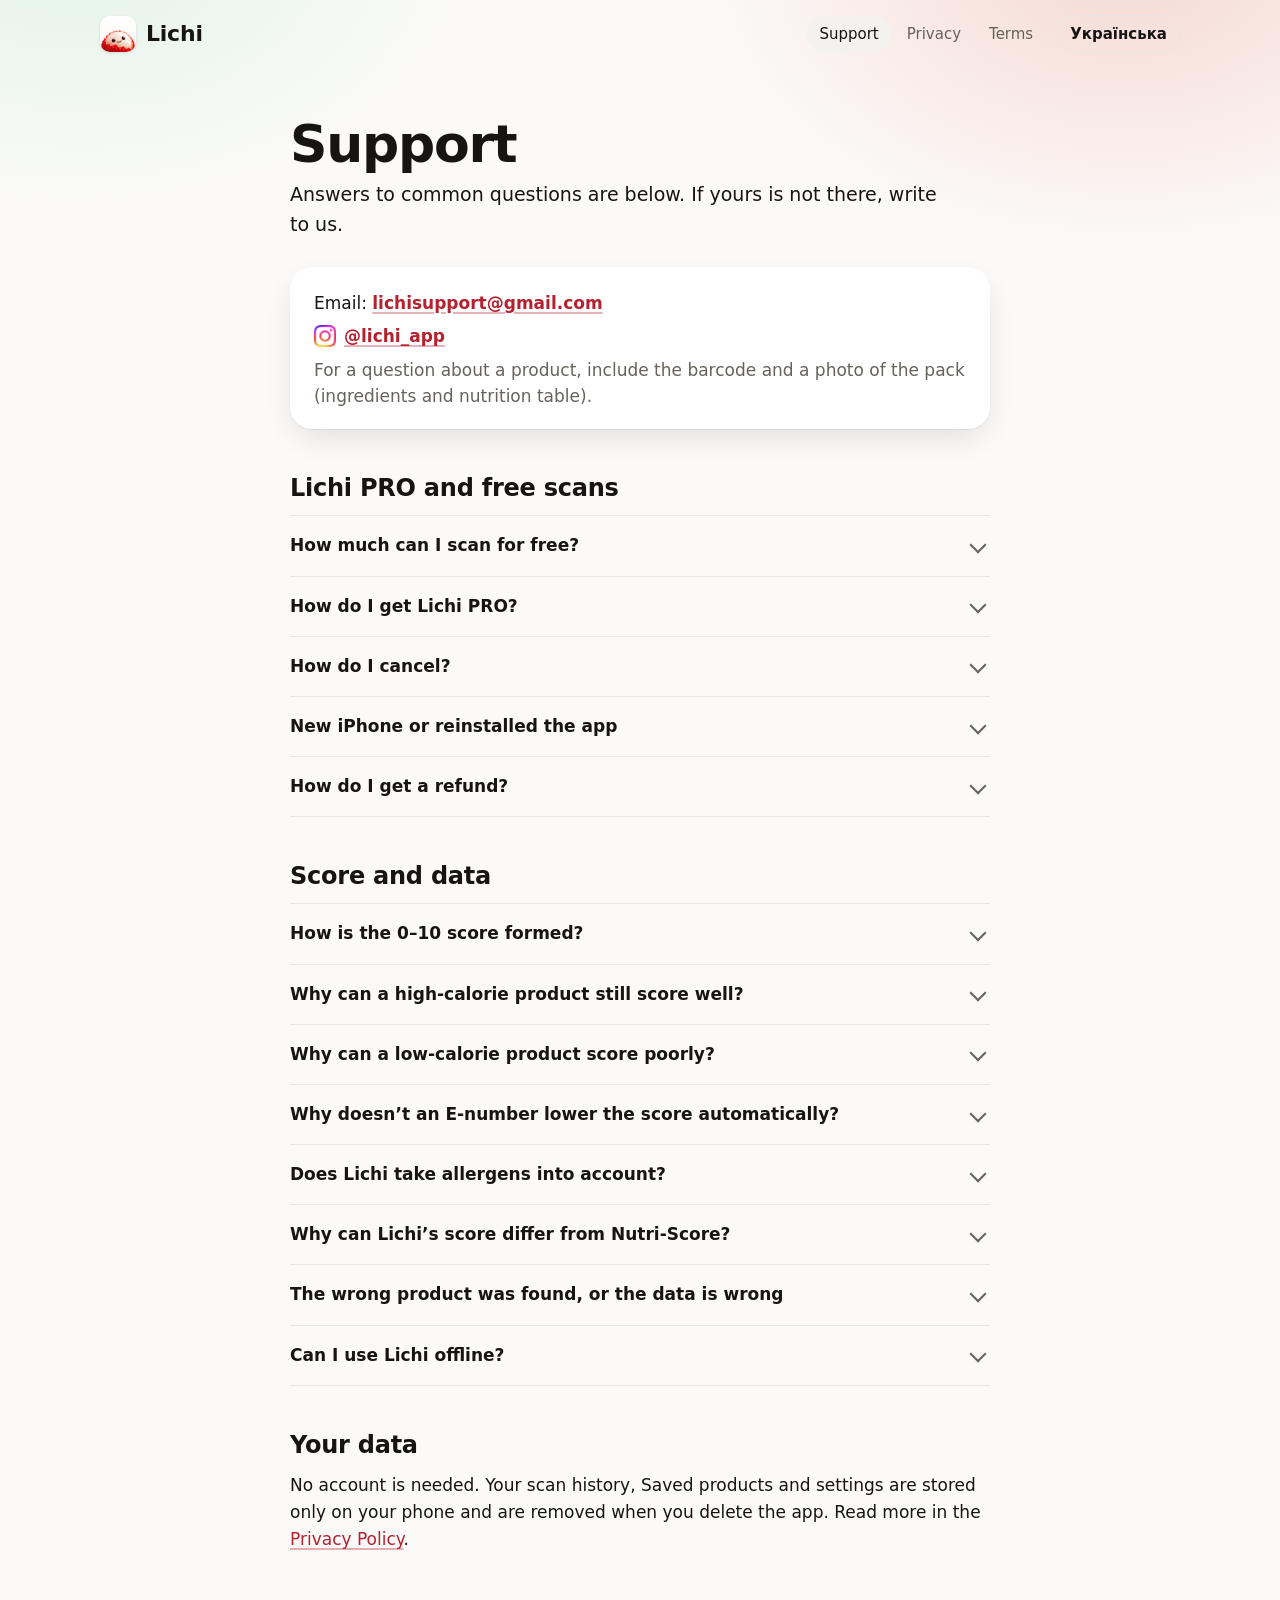
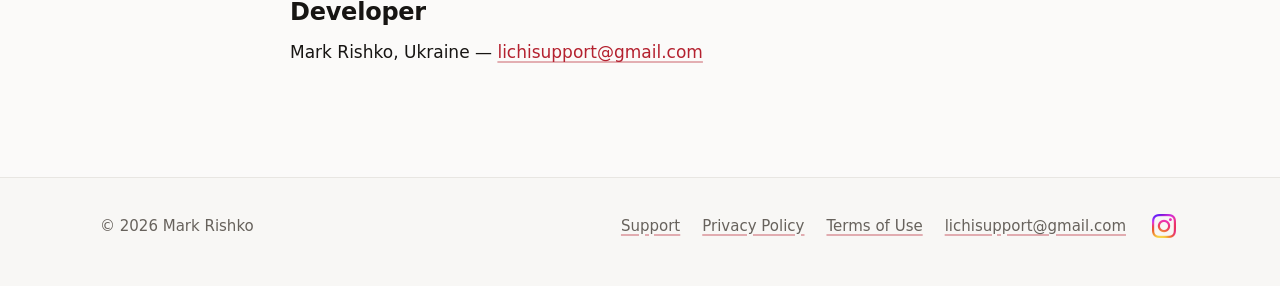
<file: en/support.html>
<!doctype html>
<html lang="en">
<head>
<meta charset="utf-8">
<meta http-equiv="Content-Security-Policy" content="default-src 'self'; script-src 'self' 'sha256-Du+OJKJSbdUgz5nrHeWWINvez6XKDDU/tyj/5c2uvwo='; style-src 'self' 'unsafe-inline'; img-src 'self' data:; font-src 'self'; connect-src 'none'; media-src 'none'; object-src 'none'; frame-src 'none'; worker-src 'none'; manifest-src 'self'; base-uri 'none'; form-action 'none'; upgrade-insecure-requests">
<meta name="referrer" content="strict-origin-when-cross-origin">
<meta name="viewport" content="width=device-width, initial-scale=1">
<title>Support — Lichi</title>
<meta name="description" content="Questions about Lichi and the Lichi PRO subscription, and how to contact the developer.">
<link rel="canonical" href="https://lichi.mom/en/support">
<link rel="alternate" hreflang="uk" href="https://lichi.mom/support">
<link rel="alternate" hreflang="en" href="https://lichi.mom/en/support">
<link rel="alternate" hreflang="x-default" href="https://lichi.mom/support">
<meta property="og:title" content="Support — Lichi">
<meta property="og:description" content="Questions about Lichi and the Lichi PRO subscription, and how to contact the developer.">
<meta property="og:image" content="https://lichi.mom/assets/og.png">
<meta property="og:url" content="https://lichi.mom/en/support">
<meta property="og:type" content="website">
<meta name="theme-color" content="#FBFAF9" media="(prefers-color-scheme: light)">
<meta name="theme-color" content="#0F0E0D" media="(prefers-color-scheme: dark)">
<link rel="icon" type="image/png" sizes="64x64" href="../favicon.png">
<link rel="icon" type="image/png" sizes="32x32" href="../assets/favicon-32.png">
<link rel="apple-touch-icon" href="../assets/apple-touch-icon.png">
<link rel="stylesheet" href="../assets/style.css">
<script>document.documentElement.classList.add('js')</script>
</head>
<body class="page-support">
<header class="site-head">
  <div class="wrap">
    <a class="brand" href="./"><img src="../assets/icon-96.png" alt="" width="36" height="36">Lichi</a>
    <nav class="site-nav" aria-label="Sections"><a href="support" aria-current="page">Support</a><a href="privacy">Privacy</a><a href="terms">Terms</a></nav>
    <a class="lang" href="../support" hreflang="uk" lang="uk">Українська</a>
  </div>
</header>
<main id="main">

<article class="doc"><div class="prose-wrap">
<h1>Support</h1>
<p class="intro">Answers to common questions are below. If yours is not there, write to us.</p>
<div class="contact"><p>Email: <a href="mailto:lichisupport@gmail.com">lichisupport@gmail.com</a><br><a class="ig" href="https://www.instagram.com/lichi_app/"><img src="../assets/instagram.png" alt="Instagram" width="22" height="22"><span>@lichi_app</span></a><br><span class="muted">For a question about a product, include the barcode and a photo of the pack (ingredients and nutrition table).</span></p></div>

<h2>Lichi PRO and free scans</h2>
<div class="faq"><details><summary>How much can I scan for free?</summary><p>Without PRO: 10 gift scans after your first product (the gift does not expire), then 3 new products a week; new ones every Monday. Scanning the same product again in the same week does not count.</p></details><details><summary>How do I get Lichi PRO?</summary><p>In Lichi, open Profile → Lichi PRO and choose monthly or yearly. The App Store shows the price before you buy.</p></details><details><summary>How do I cancel?</summary><p>On iPhone: Settings → your name → Subscriptions → Lichi → Cancel Subscription. Or in Lichi: Profile → Lichi PRO → Cancel, which opens the same Apple window. Cancel at least 24 hours before the free week or the paid period ends; PRO keeps working until the end of what you paid for.</p></details><details><summary>New iPhone or reinstalled the app</summary><p>Open Profile → Restore Purchases. Use the same Apple ID you subscribed with.</p></details><details><summary>How do I get a refund?</summary><p>Apple takes the payment, so refunds go through Apple: <a href="https://reportaproblem.apple.com">reportaproblem.apple.com</a>.</p></details></div>

<h2>Score and data</h2>
<div class="faq"><details><summary>How is the 0–10 score formed?</summary><p>Lichi takes the product’s ingredients and its nutrition per 100 g / ml, then shows one overall score.</p></details><details><summary>Why can a high-calorie product still score well?</summary><p>Because calories are only one factor. Nuts and oils are calorie-dense, for example, but they can contain favourable fats and other useful components.</p></details><details><summary>Why can a low-calorie product score poorly?</summary><p>Low calories on their own do not mean a good ingredient list. Sugars, the type of fat, refined ingredients, and other factors matter too.</p></details><details><summary>Why doesn’t an E-number lower the score automatically?</summary><p>The E number itself does not mean an ingredient is harmful. Lichi judges that ingredient’s specific role and properties.</p></details><details><summary>Does Lichi take allergens into account?</summary><p>Yes. When allergen information is available, Lichi shows it separately. An allergen on its own does not lower the product’s score.</p></details><details><summary>Why can Lichi’s score differ from Nutri-Score?</summary><p>Lichi uses its own scoring method and looks at the ingredient list as well as the nutrition figures.</p></details><details><summary>The wrong product was found, or the data is wrong</summary><p>Check the name, photo, and ingredients on the pack. Data from outside databases can sometimes be incomplete or out of date. Send us the barcode and a photo of the pack at <a href="mailto:lichisupport@gmail.com">lichisupport@gmail.com</a>, and we will fix the data.</p></details><details><summary>Can I use Lichi offline?</summary><p>You can open your scan history and saved products without internet, but new scans and search need a network connection.</p></details></div>

<h2>Your data</h2>
<p>No account is needed. Your scan history, Saved products and settings are stored only on your phone and are removed when you delete the app. Read more in the <a href="privacy">Privacy Policy</a>.</p>

<h2>Developer</h2>
<p>Mark Rishko, Ukraine — <a href="mailto:lichisupport@gmail.com">lichisupport@gmail.com</a></p>
</div></article>

</main>
<footer class="site-foot">
  <div class="wrap">
    <span>© 2026 Mark Rishko</span>
    <nav aria-label="Documents"><a href="support">Support</a><a href="privacy">Privacy Policy</a><a href="terms">Terms of Use</a><a href="mailto:lichisupport@gmail.com">lichisupport@gmail.com</a><a class="ig-only" href="https://www.instagram.com/lichi_app/"><img src="../assets/instagram.png" alt="Instagram @lichi_app" width="24" height="24"></a></nav>
  </div>
</footer>
<script src="../assets/site.js" defer></script>
</body>
</html>
</file>
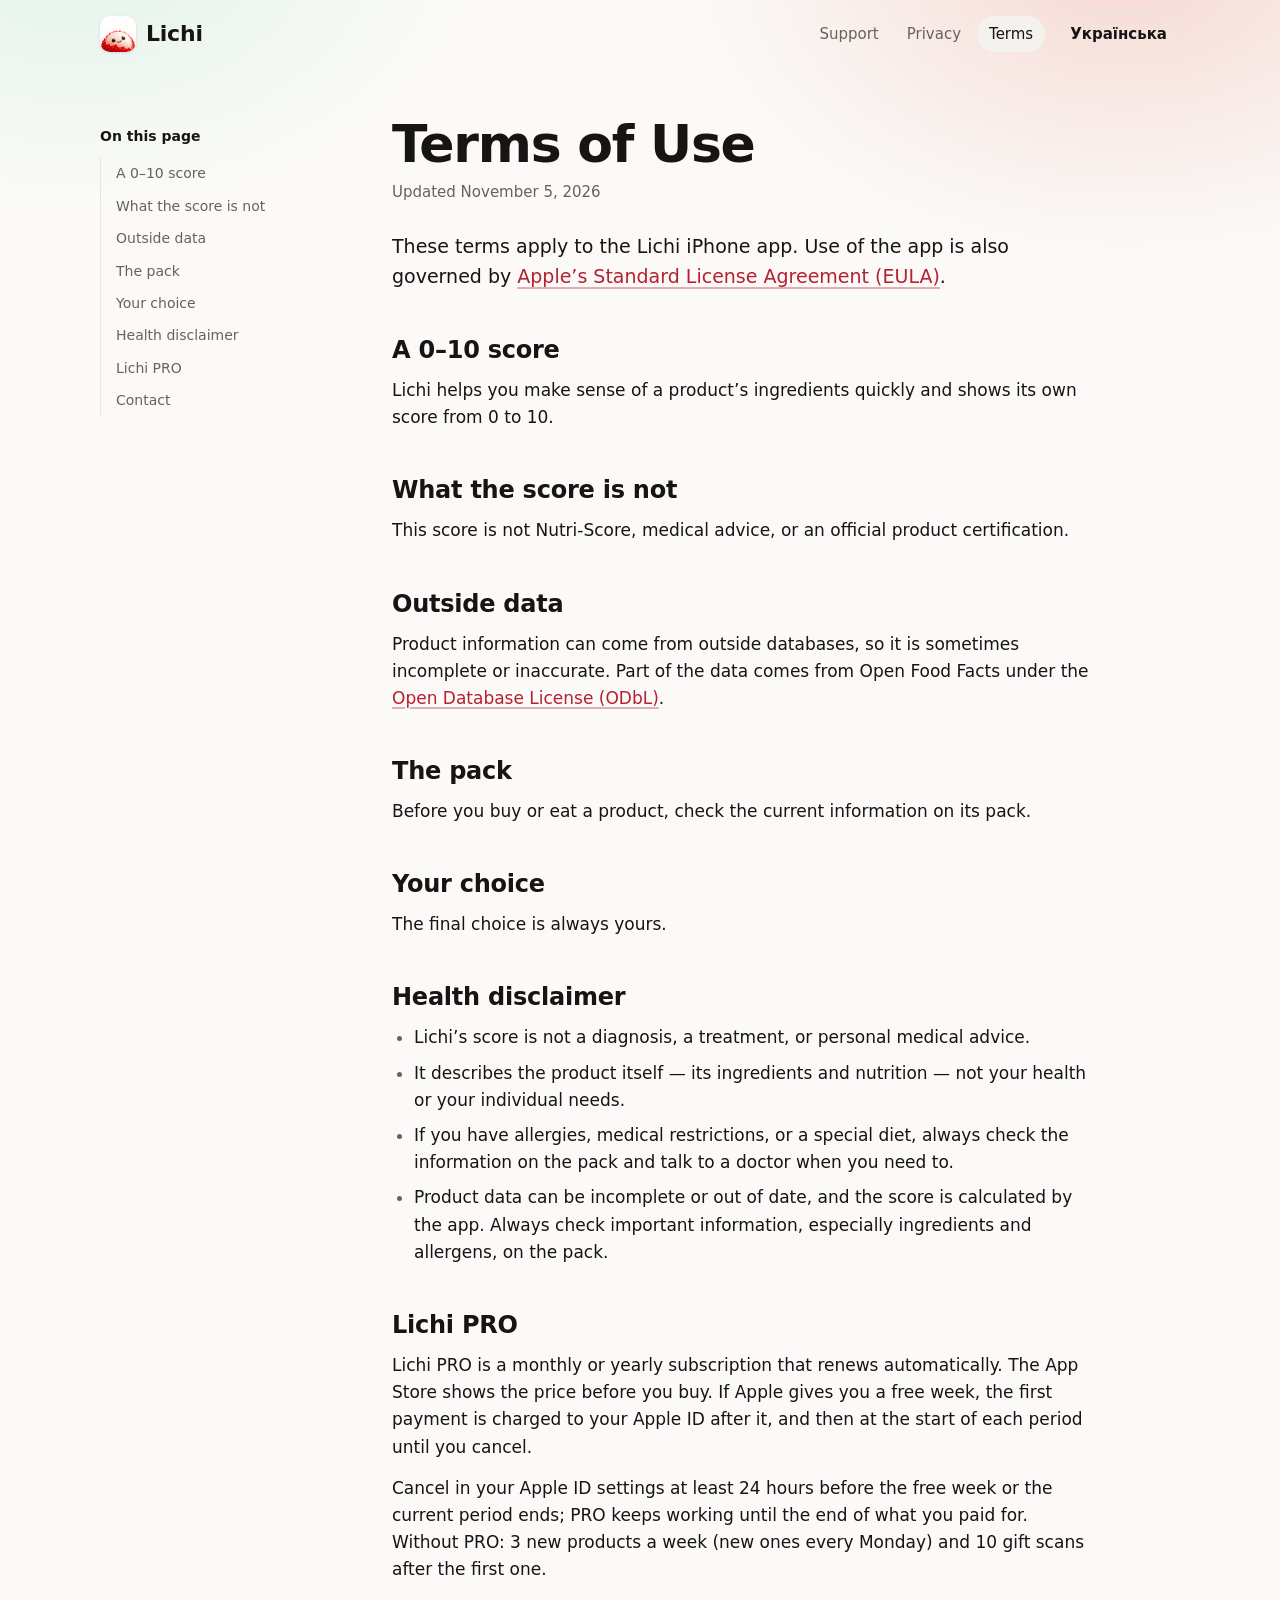
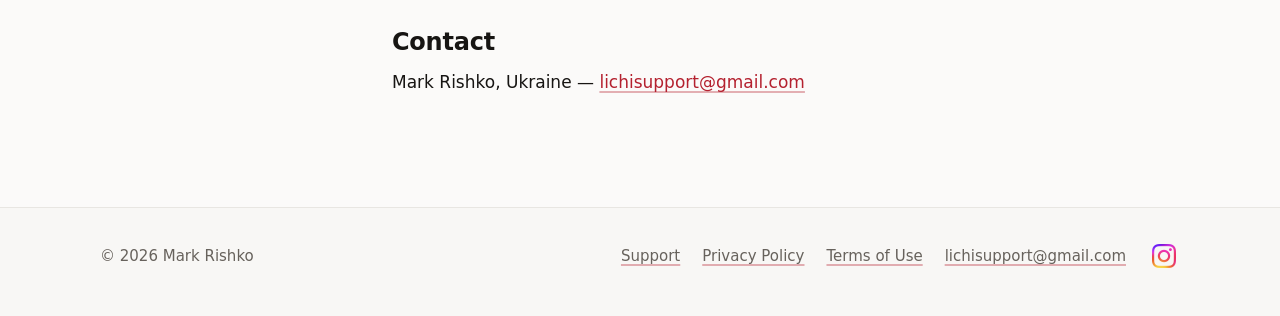
<file: en/terms.html>
<!doctype html>
<html lang="en">
<head>
<meta charset="utf-8">
<meta http-equiv="Content-Security-Policy" content="default-src 'self'; script-src 'self' 'sha256-Du+OJKJSbdUgz5nrHeWWINvez6XKDDU/tyj/5c2uvwo='; style-src 'self' 'unsafe-inline'; img-src 'self' data:; font-src 'self'; connect-src 'none'; media-src 'none'; object-src 'none'; frame-src 'none'; worker-src 'none'; manifest-src 'self'; base-uri 'none'; form-action 'none'; upgrade-insecure-requests">
<meta name="referrer" content="strict-origin-when-cross-origin">
<meta name="viewport" content="width=device-width, initial-scale=1">
<title>Terms of Use — Lichi</title>
<meta name="description" content="Terms of use of the Lichi app and the Lichi PRO subscription.">
<link rel="canonical" href="https://lichi.mom/en/terms">
<link rel="alternate" hreflang="uk" href="https://lichi.mom/terms">
<link rel="alternate" hreflang="en" href="https://lichi.mom/en/terms">
<link rel="alternate" hreflang="x-default" href="https://lichi.mom/terms">
<meta property="og:title" content="Terms of Use — Lichi">
<meta property="og:description" content="Terms of use of the Lichi app and the Lichi PRO subscription.">
<meta property="og:image" content="https://lichi.mom/assets/og.png">
<meta property="og:url" content="https://lichi.mom/en/terms">
<meta property="og:type" content="website">
<meta name="theme-color" content="#FBFAF9" media="(prefers-color-scheme: light)">
<meta name="theme-color" content="#0F0E0D" media="(prefers-color-scheme: dark)">
<link rel="icon" type="image/png" sizes="64x64" href="../favicon.png">
<link rel="icon" type="image/png" sizes="32x32" href="../assets/favicon-32.png">
<link rel="apple-touch-icon" href="../assets/apple-touch-icon.png">
<link rel="stylesheet" href="../assets/style.css">
<script>document.documentElement.classList.add('js')</script>
</head>
<body class="page-terms">
<header class="site-head">
  <div class="wrap">
    <a class="brand" href="./"><img src="../assets/icon-96.png" alt="" width="36" height="36">Lichi</a>
    <nav class="site-nav" aria-label="Sections"><a href="support">Support</a><a href="privacy">Privacy</a><a href="terms" aria-current="page">Terms</a></nav>
    <a class="lang" href="../terms" hreflang="uk" lang="uk">Українська</a>
  </div>
</header>
<main id="main">

<article class="doc has-toc"><div class="doc-grid"><nav class="toc" aria-label="On this page"><p class="toc-h">On this page</p><ol><li><a href="#s1">A 0–10 score</a></li><li><a href="#s2">What the score is not</a></li><li><a href="#s3">Outside data</a></li><li><a href="#s4">The pack</a></li><li><a href="#s5">Your choice</a></li><li><a href="#s6">Health disclaimer</a></li><li><a href="#pro">Lichi PRO</a></li><li><a href="#s8">Contact</a></li></ol></nav><div class="prose">
<h1>Terms of Use</h1>
<p class="updated">Updated November 5, 2026</p>
<p class="intro">These terms apply to the Lichi iPhone app. Use of the app is also governed by <a href="https://www.apple.com/legal/internet-services/itunes/dev/stdeula/">Apple’s Standard License Agreement (EULA)</a>.</p>

<h2 id="s1">A 0–10 score</h2>
<p>Lichi helps you make sense of a product’s ingredients quickly and shows its own score from 0 to 10.</p>
<h2 id="s2">What the score is not</h2>
<p>This score is not Nutri-Score, medical advice, or an official product certification.</p>
<h2 id="s3">Outside data</h2>
<p>Product information can come from outside databases, so it is sometimes incomplete or inaccurate. Part of the data comes from Open Food Facts under the <a href="https://opendatacommons.org/licenses/odbl/1-0/">Open Database License (ODbL)</a>.</p>
<h2 id="s4">The pack</h2>
<p>Before you buy or eat a product, check the current information on its pack.</p>
<h2 id="s5">Your choice</h2>
<p>The final choice is always yours.</p>

<h2 id="s6">Health disclaimer</h2>
<ul>
<li>Lichi’s score is not a diagnosis, a treatment, or personal medical advice.</li>
<li>It describes the product itself — its ingredients and nutrition — not your health or your individual needs.</li>
<li>If you have allergies, medical restrictions, or a special diet, always check the information on the pack and talk to a doctor when you need to.</li>
<li>Product data can be incomplete or out of date, and the score is calculated by the app. Always check important information, especially ingredients and allergens, on the pack.</li>
</ul>

<h2 id="pro">Lichi PRO</h2>
<p>Lichi PRO is a monthly or yearly subscription that renews automatically. The App Store shows the price before you buy. If Apple gives you a free week, the first payment is charged to your Apple ID after it, and then at the start of each period until you cancel.</p>
<p>Cancel in your Apple ID settings at least 24 hours before the free week or the current period ends; PRO keeps working until the end of what you paid for. Without PRO: 3 new products a week (new ones every Monday) and 10 gift scans after the first one.</p>

<h2 id="s8">Contact</h2>
<p>Mark Rishko, Ukraine — <a href="mailto:lichisupport@gmail.com">lichisupport@gmail.com</a></p>
</div></div></article>

</main>
<footer class="site-foot">
  <div class="wrap">
    <span>© 2026 Mark Rishko</span>
    <nav aria-label="Documents"><a href="support">Support</a><a href="privacy">Privacy Policy</a><a href="terms">Terms of Use</a><a href="mailto:lichisupport@gmail.com">lichisupport@gmail.com</a><a class="ig-only" href="https://www.instagram.com/lichi_app/"><img src="../assets/instagram.png" alt="Instagram @lichi_app" width="24" height="24"></a></nav>
  </div>
</footer>
<script src="../assets/site.js" defer></script>
</body>
</html>
</file>
<file: assets/style.css>
/* Lichi site. Palette from the app: src/config/theme.ts (bg, ink, blush, glow) and src/domain/scoring/band.ts (score bands). */
@property --p { syntax: "<number>"; inherits: false; initial-value: 0; }

:root {
  --bg: #FBFAF9;
  --surface: #FFFFFF;
  --ink: #171513;
  --muted: #67625C;
  --line: #E8E6E2;
  --soft: #F3F2EF;
  --blush: #F6D9D2;
  --peach: #FCE8D6;
  --mint: #E2F3E9;
  --sheet: #FFF8F3;
  --lychee: #D3283B;
  --link: #B4212F;
  --band-poor: #DF4A40;
  --band-weak: #EC7B2E;
  --band-mid: #E4A11B;
  --band-good: #6AA534;
  --band-best: #1F9D63;
  --ink-best: #12744A;
  --ink-good: #4A7A1E;
  --ink-mid: #8F6100;
  --ink-poor: #B2342B;
  --tint-best: #E2F3E9;
  --tint-good: #ECF4E0;
  --tint-poor: #FAE2DF;
  --neutral: #3468C2;
  --glow: rgba(52, 184, 122, 0.55);
  --glow-soft: rgba(52, 184, 122, 0.22);
  --glow-shadow: rgba(31, 157, 99, 0.40);
  --card-shadow: 0 1px 2px rgba(23, 21, 19, 0.05), 0 12px 32px -8px rgba(23, 21, 19, 0.14);
  --head-bg: rgba(251, 250, 249, 0.78);
  --round: ui-rounded, "SF Pro Rounded", "Nunito", system-ui, -apple-system, "Segoe UI", Roboto, sans-serif;
  --text: system-ui, -apple-system, "SF Pro Text", "Segoe UI", Roboto, "Helvetica Neue", Arial, sans-serif;
  --ease-out: cubic-bezier(.2, .8, .2, 1);
  --ease-pop: cubic-bezier(.2, .9, .25, 1.18);
  --section: 96px;
  color-scheme: light dark;
  interpolate-size: allow-keywords;
}

@media (prefers-color-scheme: dark) {
  :root {
    --bg: #0F0E0D;
    --surface: #1B1917;
    --ink: #F4F1ED;
    --muted: #ABA49C;
    --line: #332F2B;
    --soft: #272421;
    --blush: #3A2321;
    --peach: #2A1F18;
    --mint: #12261C;
    --sheet: #171412;
    --lychee: #F2566A;
    --link: #FF8A97;
    --ink-best: #5FD199;
    --ink-good: #A2D46F;
    --ink-mid: #F5C866;
    --ink-poor: #F28D84;
    --tint-best: rgba(52, 184, 122, 0.16);
    --tint-good: rgba(134, 192, 76, 0.16);
    --tint-poor: rgba(238, 106, 95, 0.16);
    --neutral: #6F9BE6;
    --glow: rgba(52, 184, 122, 0.50);
    --glow-soft: rgba(52, 184, 122, 0.18);
    --glow-shadow: rgba(52, 184, 122, 0.38);
    --card-shadow: 0 1px 0 rgba(255, 255, 255, 0.04) inset, 0 16px 40px -12px rgba(0, 0, 0, 0.6);
    --head-bg: rgba(15, 14, 13, 0.72);
  }
}

* { box-sizing: border-box; }
html { -webkit-text-size-adjust: 100%; scroll-behavior: smooth; scroll-padding-top: 88px; }
body {
  margin: 0;
  background: var(--bg);
  color: var(--ink);
  font-family: var(--text);
  font-size: 17px;
  line-height: 1.6;
  -webkit-font-smoothing: antialiased;
  text-rendering: optimizeLegibility;
}
img { max-width: 100%; }
/* Soft glow fields from the app palette, painted on the page itself so nothing is cut at a section edge */
body.page-index { background: radial-gradient(720px 620px at calc(100% - 80px) 40px, var(--blush), transparent 70%), radial-gradient(620px 560px at -40px 700px, var(--mint), transparent 70%), var(--bg); background-repeat: no-repeat; }
body:not(.page-index) { background: radial-gradient(620px 420px at 88% -40px, var(--blush), transparent 70%), radial-gradient(560px 380px at 6% -60px, var(--mint), transparent 70%), var(--bg); background-repeat: no-repeat; }
p { margin: 0 0 14px; }

a { color: var(--link); text-decoration-line: underline; text-decoration-color: color-mix(in srgb, var(--link) 35%, transparent); text-underline-offset: 0.2em; text-decoration-thickness: 1.5px; transition: text-decoration-color .2s, color .2s; }
a:hover { text-decoration-color: currentColor; }
a:focus-visible, summary:focus-visible { outline: 3px solid var(--lychee); outline-offset: 3px; border-radius: 6px; }

.wrap { width: min(100% - 40px, 1080px); margin-inline: auto; }
.prose-wrap { width: min(100% - 40px, 700px); margin-inline: auto; }
.muted { color: var(--muted); }

/* ---------- Header: stays on top, gets a hairline once the page scrolls */
.site-head {
  position: sticky; top: 0; z-index: 20;
  background: var(--head-bg);
  -webkit-backdrop-filter: saturate(1.6) blur(16px);
  backdrop-filter: saturate(1.6) blur(16px);
  border-bottom: 1px solid transparent;
  transition: border-color .25s, background-color .25s;
}
.site-head.scrolled { border-bottom-color: var(--line); }
.js .site-head:not(.scrolled) { background: transparent; -webkit-backdrop-filter: none; backdrop-filter: none; }
.site-head .wrap { display: flex; align-items: center; gap: 8px 12px; flex-wrap: wrap; min-height: 68px; padding-block: 12px; }
.brand { margin-right: auto; display: inline-flex; align-items: center; gap: 10px; color: var(--ink); text-decoration: none; font-family: var(--round); font-weight: 800; font-size: 22px; letter-spacing: -0.01em; }
.brand img { width: 36px; height: 36px; border-radius: 10px; box-shadow: 0 1px 3px rgba(23, 21, 19, 0.12); transition: transform .3s var(--ease-pop); }
.brand:hover img { transform: rotate(-8deg) scale(1.06); }
.site-nav { display: flex; flex-wrap: wrap; gap: 4px; font-size: 15px; }
.site-nav a { color: var(--muted); text-decoration: none; padding: 6px 12px; border-radius: 999px; transition: background-color .2s, color .2s; }
.site-nav a:hover { color: var(--ink); background: var(--soft); }
.site-nav a[aria-current="page"] { color: var(--ink); background: var(--soft); }
.lang { color: var(--ink); font-weight: 600; font-size: 15px; text-decoration: none; padding: 6px 12px; border-radius: 999px; border: 1px solid var(--line); transition: background-color .2s, border-color .2s; }
.lang:hover { background: var(--soft); border-color: transparent; }

/* ---------- Hero: soft glow fields from the app palette, then the scan → score moment */
.hero { position: relative; overflow-x: clip; padding: 56px 0 var(--section); }
.hero-grid { display: grid; grid-template-columns: minmax(0, 1.12fr) minmax(0, 0.88fr); gap: 48px; align-items: center; }
.hero h1 { font-family: var(--round); font-weight: 800; font-size: clamp(42px, 6.2vw, 72px); line-height: 1.03; letter-spacing: -0.028em; margin: 0 0 20px; text-wrap: balance; }
.hero .lead { font-size: clamp(18px, 2vw, 21px); line-height: 1.5; color: var(--muted); margin: 0 0 28px; max-width: 31em; text-wrap: pretty; }
.soon { display: inline-flex; align-items: center; gap: 10px; font-family: var(--round); font-weight: 700; font-size: 16px; padding: 12px 20px; border-radius: 999px; background: var(--ink); color: var(--bg); }
.soon::before { content: ""; width: 8px; height: 8px; border-radius: 50%; background: var(--band-best); box-shadow: 0 0 0 4px color-mix(in srgb, var(--band-best) 30%, transparent); }

.hero-art { position: relative; justify-self: center; width: min(100%, 400px); }
.hero-art::before { content: ""; position: absolute; inset: -20%; border-radius: 50%; background: radial-gradient(closest-side, var(--glow) 0%, var(--glow) 45%, var(--glow-soft) 70%, transparent 100%); }
.hero-art::after { content: ""; position: absolute; left: 18%; right: 18%; bottom: -2%; height: 9%; border-radius: 50%; background: radial-gradient(closest-side, var(--glow-shadow), transparent); }
.hero-art img { position: relative; z-index: 1; width: 100%; height: auto; display: block; }

/* The 0–10 scale with its example marker */
.scale { margin: 40px 0 0; max-width: 500px; }
.scale-track { position: relative; padding-top: 38px; }
.scale-bar { display: flex; gap: 5px; height: 14px; }
.scale-bar span { border-radius: 7px; }
.scale-bar .poor { flex: 25; background: var(--band-poor); }
.scale-bar .weak { flex: 20; background: var(--band-weak); }
.scale-bar .mid { flex: 20; background: var(--band-mid); }
.scale-bar .good { flex: 15; background: var(--band-good); }
.scale-bar .best { flex: 20; background: var(--band-best); }
.marker { position: absolute; top: 0; left: var(--at); transform: translateX(-50%); }
.marker b { display: block; font-family: var(--round); font-weight: 800; font-size: 15px; line-height: 1; color: #fff; background: var(--band-best); padding: 7px 10px; border-radius: 999px; box-shadow: 0 6px 16px -4px color-mix(in srgb, var(--band-best) 70%, transparent); }
.marker::after { content: ""; position: absolute; left: 50%; bottom: -6px; width: 10px; height: 10px; background: var(--band-best); transform: translateX(-50%) rotate(45deg); border-radius: 2px; z-index: -1; }
.scale-nums { display: flex; justify-content: space-between; font-family: var(--round); font-weight: 700; font-size: 14px; color: var(--muted); margin-top: 8px; }
.scale-note { font-size: 14px; color: var(--muted); margin: 4px 0 0; }

/* ---------- Sections */
.block { padding: var(--section) 0; }
.block h2 { font-family: var(--round); font-weight: 800; font-size: clamp(28px, 3.4vw, 38px); line-height: 1.12; letter-spacing: -0.018em; margin: 0 0 24px; text-wrap: balance; }

.features { background: linear-gradient(180deg, transparent, color-mix(in srgb, var(--soft) 55%, transparent) 40%, transparent); }
.feat-grid { display: grid; grid-template-columns: minmax(0, 1fr) minmax(0, 420px); gap: 64px; align-items: center; }
.points { list-style: none; margin: 0; padding: 0; display: grid; gap: 18px; max-width: 34em; }
.points li { position: relative; padding-left: 30px; }
.points li::before { content: ""; position: absolute; left: 2px; top: 0.5em; width: 12px; height: 12px; border-radius: 50%; background: var(--dot, var(--band-best)); box-shadow: 0 0 0 4px color-mix(in srgb, var(--dot, var(--band-best)) 18%, transparent); }
.points li:nth-child(5n+1) { --dot: var(--band-best); }
.points li:nth-child(5n+2) { --dot: var(--band-good); }
.points li:nth-child(5n+3) { --dot: var(--band-mid); }
.points li:nth-child(5n+4) { --dot: var(--band-weak); }
.points li:nth-child(5n+5) { --dot: var(--band-poor); }
.points b { font-weight: 650; }

/* Example product card (an illustration, not real data) */
.example { margin: 0; }
.example figcaption { font-size: 14px; color: var(--muted); margin: 0 0 10px 6px; }
.ex-card { background: var(--surface); border-radius: 28px; padding: 24px; box-shadow: var(--card-shadow); border: 1px solid color-mix(in srgb, var(--line) 60%, transparent); }
.ex-top { display: flex; align-items: center; gap: 16px; margin-bottom: 8px; }
.ring { --p: var(--score); flex: none; width: 76px; height: 76px; border-radius: 50%; display: grid; place-items: center; background: conic-gradient(var(--band-good) calc(var(--p) * 1%), var(--soft) 0); position: relative; transition: --p .7s var(--ease-out) .05s; }
.ring::before { content: ""; position: absolute; inset: 8px; border-radius: 50%; background: var(--surface); }
.ring span { position: relative; font-family: var(--round); font-weight: 800; font-size: 24px; }
.ex-name { font-family: var(--round); font-weight: 750; font-size: 19px; margin: 0 0 2px; }
.ex-band { margin: 0; font-size: 15px; font-weight: 600; color: var(--ink-good); }
.ex-h { font-size: 13px; font-weight: 650; color: var(--muted); margin: 18px 0 8px; }
.ex-list { list-style: none; margin: 0; padding: 0; display: flex; flex-wrap: wrap; gap: 8px; }
.ex-list li { font-size: 15px; font-weight: 600; padding: 6px 12px; border-radius: 999px; }
.ex-list.plus li { background: var(--tint-best); color: var(--ink-best); }
.ex-list.minus li { background: var(--tint-poor); color: var(--ink-poor); }
.ex-ingr { list-style: none; margin: 0; padding: 0; display: grid; gap: 0; }
.ex-ingr li { display: flex; align-items: center; gap: 10px; font-size: 15px; padding: 9px 0; border-top: 1px solid var(--line); }
.ex-ingr li:first-child { border-top: 0; padding-top: 2px; }
.dot { width: 10px; height: 10px; border-radius: 50%; flex: none; }
.dot.green { background: var(--band-best); }
.dot.amber { background: var(--band-mid); }
.dot.blue { background: var(--neutral); }

/* Database and plans on one warm sheet */
.sheet { display: grid; grid-template-columns: minmax(0, 1fr) minmax(0, 1fr); gap: 56px; padding: 56px; border-radius: 36px; background: radial-gradient(120% 140% at 0% 0%, var(--peach), transparent 60%), radial-gradient(120% 140% at 100% 100%, var(--mint), transparent 60%), var(--sheet); border: 1px solid color-mix(in srgb, var(--line) 70%, transparent); }
.big-num { font-family: var(--round); font-weight: 800; font-size: clamp(54px, 7vw, 84px); line-height: 1; letter-spacing: -0.035em; margin: 0 0 6px; color: var(--ink); }
.block .num-h { font-size: clamp(20px, 2.2vw, 24px); font-weight: 700; letter-spacing: -0.01em; margin: 0 0 18px; color: var(--muted); }
.big-num-2 { font-size: clamp(40px, 5vw, 60px); margin-top: 6px; }
.block .num-h-2 { font-family: var(--round); line-height: 1.12; }
.plans { margin: 0 0 18px; display: grid; gap: 12px; }
.plans div { background: var(--surface); border-radius: 20px; padding: 16px 18px; box-shadow: 0 1px 2px rgba(23, 21, 19, 0.05); }
.plans dt { font-family: var(--round); font-weight: 800; font-size: 18px; margin: 0 0 4px; }
.plans dd { margin: 0; color: var(--muted); }
.plans .pro { outline: 2px solid color-mix(in srgb, var(--band-best) 55%, transparent); outline-offset: -2px; }
.plans .pro dt { color: var(--ink-best); }
.note { display: flex; gap: 14px; align-items: flex-start; margin: 28px 0 0; padding: 18px 22px; border-radius: 20px; background: var(--soft); color: var(--muted); font-size: 16px; max-width: 760px; }
.note::before { content: "i"; flex: none; width: 24px; height: 24px; border-radius: 50%; display: grid; place-items: center; font-family: var(--round); font-weight: 800; font-size: 14px; color: var(--bg); background: var(--neutral); margin-top: 1px; }

/* What the score is based on: Nutri-Score 2023 first, then the official sources for the ingredients */
.basis { padding-top: 0; }
.basis-grid { display: grid; grid-template-columns: minmax(0, 1fr) minmax(0, 1fr); gap: 56px; align-items: start; }
.basis-copy p { color: var(--muted); font-size: 18px; max-width: 32em; }
.basis-card { background: var(--surface); border-radius: 28px; padding: 24px 26px 10px; box-shadow: var(--card-shadow); border: 1px solid color-mix(in srgb, var(--line) 60%, transparent); }
.basis-h { font-weight: 650; margin: 0 0 4px; }
.basis-list { list-style: none; margin: 0; padding: 0; }
.basis-list li { position: relative; display: grid; gap: 2px; padding: 13px 0 13px 32px; border-top: 1px solid var(--line); }
.basis-list li:first-child { border-top: 0; }
.basis-list li::before { content: ""; position: absolute; left: 0; top: calc(13px + 0.2em); width: 20px; height: 20px; border-radius: 50%; background: var(--tint-best); }
.basis-list li::after { content: ""; position: absolute; left: 7px; top: calc(13px + 0.2em + 6px); width: 6px; height: 3px; border-left: 2px solid var(--ink-best); border-bottom: 2px solid var(--ink-best); transform: rotate(-45deg); }
.basis-list b { font-family: var(--round); font-weight: 800; font-size: 17px; line-height: 1.3; }
.basis-list span { color: var(--muted); font-size: 15px; line-height: 1.45; }
.sources { margin-top: 20px; max-width: 760px; }
.src-list { margin: 0 0 18px; padding-left: 20px; color: var(--muted); font-size: 15px; line-height: 1.45; display: grid; gap: 8px; }

.dev-block { padding-top: 0; }
.sheet-block { padding-top: 0; }
.dev { display: flex; gap: 20px; align-items: center; }
.dev > img { width: 72px; height: 72px; border-radius: 18px; flex: none; box-shadow: 0 6px 18px -6px rgba(23, 21, 19, 0.25); }
.dev p { margin: 0; }
.dev .social { margin-top: 10px; }

/* Instagram: the official gradient glyph from Meta's brand pack, unaltered */
.ig { display: inline-flex; align-items: center; gap: 8px; vertical-align: middle; font-weight: 600; }
.ig img { width: 22px; height: 22px; display: block; transition: transform .25s var(--ease-pop); }
.ig:hover img { transform: scale(1.12); }
.ig-only { display: inline-flex; padding: 4px; border-radius: 10px; }
.ig-only img { width: 24px; height: 24px; display: block; transition: transform .25s var(--ease-pop); }
.ig-only:hover img { transform: scale(1.12); }

/* Ingredient breakdown illustration: a made-up pack, arrows to what is good, what to watch and what is neutral */
.anatomy { padding-top: 0; }
.anatomy h2, .anatomy .sub { text-align: center; margin-inline: auto; }
.anatomy .sub { color: var(--muted); font-size: 18px; max-width: 34em; margin-bottom: 48px; text-wrap: balance; }
.anat { display: grid; grid-template-columns: minmax(0, 1fr) 280px minmax(0, 1fr); grid-template-areas: "left pack right" ". bottom ."; column-gap: 96px; row-gap: 28px; align-items: center; }
.anat-left { grid-area: left; }
.anat-right { grid-area: right; }
.anat-pack { grid-area: pack; position: relative; }
.anat-bottom { grid-area: bottom; }
.anat ul { list-style: none; margin: 0; padding: 0; display: grid; gap: 22px; }
.call { position: relative; background: var(--surface); border-radius: 22px; padding: 16px 18px 16px 20px; box-shadow: var(--card-shadow); display: grid; gap: 2px; }
.call .tag { justify-self: start; font-size: 12px; font-weight: 700; padding: 3px 9px; border-radius: 999px; margin-bottom: 6px; }
.call b { font-family: var(--round); font-weight: 800; font-size: 18px; line-height: 1.25; }
.call-note { color: var(--muted); font-size: 15px; line-height: 1.45; }
.call.good .tag { background: var(--tint-best); color: var(--ink-best); }
.call.bad .tag { background: var(--tint-poor); color: var(--ink-poor); }
.call.neutral .tag { background: color-mix(in srgb, var(--neutral) 14%, transparent); color: var(--neutral); }
.call.good { --arrow: var(--band-best); }
.call.bad { --arrow: var(--band-poor); }
.call.neutral { --arrow: var(--neutral); text-align: center; }
.call.neutral .tag { justify-self: center; }
.arw { position: absolute; width: 72px; height: 40px; overflow: visible; }
.arw path { fill: none; stroke: var(--arrow); stroke-width: 2.5; stroke-linecap: round; stroke-linejoin: round; }
.anat-left .arw { right: -84px; top: 50%; margin-top: -20px; }
.anat-right .arw { left: -84px; top: 50%; margin-top: -20px; transform: scaleX(-1); }
.call.up .arw { width: 40px; height: 56px; left: 50%; top: -64px; margin-left: -20px; }
.anat-pack::before { content: ""; position: absolute; inset: 4% -10% 2%; border-radius: 50%; background: radial-gradient(closest-side, rgba(236, 140, 64, 0.22), transparent); }
.pack-svg { position: relative; display: block; width: 100%; height: auto; }
.pk-t1 { font-family: var(--round); font-weight: 800; font-size: 24px; fill: #5A3218; }
.pk-t2 { font-family: var(--round); font-weight: 700; font-size: 17px; fill: #FFF8F0; }
.pack-score { position: absolute; top: -18px; right: -30px; display: grid; justify-items: center; gap: 6px; }
.pack-score .ring { width: 64px; height: 64px; box-shadow: var(--card-shadow); background: conic-gradient(var(--ring-color, var(--band-good)) calc(var(--p) * 1%), var(--soft) 0); }
.pack-score .ring::before { inset: 7px; }
.pack-score .ring span { font-size: 20px; }
.ring-weak { --ring-color: var(--band-weak); }
.pack-band { font-size: 12px; font-weight: 700; color: #fff; background: var(--band-weak); padding: 3px 9px; border-radius: 999px; white-space: nowrap; }
.anat-note { text-align: center; font-size: 13px; color: var(--muted); margin: 32px 0 0; }

@media (max-width: 980px) {
  .anat { grid-template-columns: 1fr; grid-template-areas: "pack" "left" "right" "bottom"; row-gap: 22px; max-width: 520px; margin-inline: auto; }
  .anat-pack { width: 220px; justify-self: center; margin-bottom: 18px; }
  .arw { display: none; }
  .call { padding-left: 22px; border-left: 5px solid var(--arrow); }
  .call.neutral { text-align: left; }
  .call.neutral .tag { justify-self: start; }
  .pack-score { right: -54px; }
}

@media (prefers-reduced-motion: no-preference) {
  .js .anat:not(.in) .anat-pack { opacity: 0; transform: scale(.9); }
  .js .anat:not(.in) .call { opacity: 0; }
  .js .anat:not(.in) .anat-left .call { transform: translateX(-16px); }
  .js .anat:not(.in) .anat-right .call { transform: translateX(16px); }
  .js .anat:not(.in) .anat-bottom .call { transform: translateY(16px); }
  .js .anat:not(.in) .arw path { stroke-dashoffset: 1; }
  .js .anat:not(.in) .pack-score { opacity: 0; transform: scale(.6); }
  .js .anat:not(.in) .pack-score .ring { --p: 0; }
  .anat-pack { transition: opacity .3s var(--ease-out), transform .35s var(--ease-pop); }
  .call { transition: opacity .28s var(--ease-out), transform .28s var(--ease-out); transition-delay: calc(var(--i) * 40ms + .05s); }
  .arw path { stroke-dasharray: 1; stroke-dashoffset: 0; transition: stroke-dashoffset .28s var(--ease-out); transition-delay: calc(var(--i) * 40ms + .12s); }
  .arw path.head { transition-delay: calc(var(--i) * 40ms + .36s); transition-duration: .1s; }
  .pack-score { transition: opacity .25s var(--ease-pop) .12s, transform .3s var(--ease-pop) .12s; }
  .pack-score .ring { transition: --p .5s var(--ease-out) .15s; }
}

/* ---------- Legal and support pages */
.doc { position: relative; isolation: isolate; padding: 40px 0 var(--section); }
.doc h1 { font-family: var(--round); font-weight: 800; font-size: clamp(36px, 5vw, 52px); line-height: 1.06; letter-spacing: -0.024em; margin: 8px 0 8px; text-wrap: balance; }
.doc .updated { color: var(--muted); font-size: 15px; margin: 0 0 28px; }
.doc .intro { font-size: 19px; line-height: 1.55; margin: 0 0 28px; text-wrap: pretty; }
.doc h2 { font-family: var(--round); font-weight: 750; font-size: 24px; line-height: 1.25; letter-spacing: -0.01em; margin: 44px 0 12px; }
.doc ul { margin: 0 0 14px; padding-left: 22px; }
.doc li { margin-bottom: 8px; }
.doc li::marker { color: var(--muted); }
.summary { background: var(--surface); border-radius: 22px; padding: 20px 24px; margin: 0 0 8px; box-shadow: var(--card-shadow); }
.summary ul { margin: 0; padding: 0; list-style: none; display: grid; gap: 10px; }
.summary li { position: relative; padding-left: 30px; margin: 0; }
.summary li::before { content: ""; position: absolute; left: 0; top: 0.32em; width: 18px; height: 18px; border-radius: 50%; background: var(--tint-best); }
.summary li::after { content: ""; position: absolute; left: 6px; top: 0.58em; width: 6px; height: 3px; border-left: 2px solid var(--ink-best); border-bottom: 2px solid var(--ink-best); transform: rotate(-45deg); }
.contact { background: var(--surface); border-radius: 22px; padding: 20px 24px; margin: 0 0 12px; box-shadow: var(--card-shadow); line-height: 1.9; }
.contact p { margin: 0; }
.contact a { font-weight: 650; }
.contact .muted { display: block; line-height: 1.5; margin-top: 6px; }

.doc-grid { width: min(100% - 40px, 700px); margin-inline: auto; }
.toc { display: none; }
@media (min-width: 1080px) {
  .doc-grid { width: min(100% - 40px, 1080px); display: grid; grid-template-columns: 220px minmax(0, 700px); gap: 72px; }
  .toc { display: block; position: sticky; top: 100px; align-self: start; font-size: 14px; padding-top: 16px; }
  .toc-h { font-weight: 650; color: var(--ink); margin: 0 0 10px; }
  .toc ol { list-style: none; margin: 0; padding: 0; border-left: 1px solid var(--line); }
  .toc li { margin: 0; }
  .toc a { display: block; padding: 5px 0 5px 14px; margin-left: -1px; border-left: 2px solid transparent; color: var(--muted); text-decoration: none; transition: color .2s, border-color .2s; }
  .toc a:hover { color: var(--ink); border-left-color: var(--band-best); }
}

/* FAQ */
.faq { border-top: 1px solid var(--line); margin-bottom: 8px; }
details { border-bottom: 1px solid var(--line); }
summary { cursor: pointer; font-weight: 650; list-style: none; position: relative; padding: 16px 44px 16px 0; transition: color .2s; }
summary:hover { color: var(--link); }
summary::-webkit-details-marker { display: none; }
summary::after { content: ""; position: absolute; right: 6px; top: 50%; width: 10px; height: 10px; margin-top: -7px; border-right: 2px solid var(--muted); border-bottom: 2px solid var(--muted); transform: rotate(45deg); transition: transform .25s var(--ease-out); }
details[open] summary::after { transform: rotate(225deg); margin-top: -2px; }
details p { margin: 0 0 18px; padding-right: 32px; color: var(--muted); }
details::details-content { block-size: 0; overflow: hidden; opacity: 0; transition: block-size .28s var(--ease-out), opacity .28s, content-visibility .28s allow-discrete; }
details[open]::details-content { block-size: auto; opacity: 1; }

/* ---------- Footer */
.site-foot { border-top: 1px solid var(--line); padding: 32px 0 44px; font-size: 15px; color: var(--muted); background: color-mix(in srgb, var(--soft) 45%, transparent); }
.site-foot .wrap { display: flex; flex-wrap: wrap; gap: 14px 28px; justify-content: space-between; align-items: center; }
.site-foot nav { display: flex; flex-wrap: wrap; gap: 8px 22px; align-items: center; }
.site-foot a { color: var(--muted); }
.site-foot a:hover { color: var(--ink); }

/* ---------- Small screens */
@media (max-width: 860px) {
  :root { --section: 64px; }
  body { font-size: 16px; }
  .hero { padding-top: 24px; }
  .hero-grid { grid-template-columns: 1fr; gap: 12px; }
  .hero-art { order: -1; width: 200px; justify-self: center; margin: 4px auto 8px; }
  .feat-grid { grid-template-columns: 1fr; gap: 40px; }
  .sheet { grid-template-columns: 1fr; gap: 36px; padding: 32px 24px; border-radius: 28px; }
  .basis-grid { grid-template-columns: 1fr; gap: 28px; }
  .basis-copy p { font-size: 17px; }
  .basis-card { padding: 20px 20px 6px; border-radius: 24px; }
  .site-nav { margin-inline: -12px; }
}
@media (max-width: 640px) {
  .site-head { position: static; }
  .site-head .wrap { min-height: 0; padding-block: 14px 6px; }
  .site-nav { order: 3; gap: 0; font-size: 14px; width: 100%; }
  .site-nav a { padding: 6px 10px; }
  .lang { font-size: 14px; padding: 5px 11px; }
}
@media (max-width: 420px) {
  .wrap, .prose-wrap, .doc-grid { width: min(100% - 32px, 1080px); }
  .ex-card { padding: 20px; }
  .dev { align-items: flex-start; }
  .dev > img { width: 56px; height: 56px; border-radius: 14px; }
}

/* ---------- Motion: one load sequence in the hero, one reveal for the example card */
@media (prefers-reduced-motion: no-preference) {
  .hero h1, .hero .lead, .soon { animation: rise .45s var(--ease-out) both; }
  .hero .lead { animation-delay: .05s; }
  .soon { animation-delay: .1s; }
  .hero-art img { animation: pop-in .5s var(--ease-pop) both; }
  .hero-art::before, .hero-art::after { animation: fade-in .5s var(--ease-out) .15s both; }
  .scale-bar span { transform-origin: left center; animation: grow .6s var(--ease-out) both; }
  .scale-bar span { animation-duration: .4s; }
  .scale-bar span:nth-child(1) { animation-delay: .1s; }
  .scale-bar span:nth-child(2) { animation-delay: .14s; }
  .scale-bar span:nth-child(3) { animation-delay: .18s; }
  .scale-bar span:nth-child(4) { animation-delay: .22s; }
  .scale-bar span:nth-child(5) { animation-delay: .26s; }
  .marker { animation: drop .4s var(--ease-pop) .4s both; }

  .js .example:not(.in) .ex-card { opacity: 0; transform: translateY(24px) scale(.98); }
  .js .example:not(.in) .ring { --p: 0; }
  .js .example:not(.in) .ex-list li, .js .example:not(.in) .ex-ingr li { opacity: 0; transform: translateY(6px); }
  .ex-card { transition: opacity .4s var(--ease-out), transform .4s var(--ease-out); }
  .ex-list li, .ex-ingr li { transition: opacity .25s var(--ease-out), transform .25s var(--ease-out); transition-delay: calc(var(--i, 0) * 35ms + .1s); }
}
/* «Reduce motion» on (also Windows with animation effects off): nothing moves, things only fade in quickly */
@media (prefers-reduced-motion: reduce) {
  html { scroll-behavior: auto; }
  details::details-content { transition: none; }
  .hero h1, .hero .lead, .soon, .hero-art img, .hero-art::before, .hero-art::after, .scale { animation: fade-in .4s ease-out both; }
  .hero .lead { animation-delay: .05s; }
  .soon, .hero-art img, .hero-art::before, .hero-art::after { animation-delay: .1s; }
  .scale { animation-delay: .15s; }
  .js .example:not(.in) .ex-card, .js .anat:not(.in) .anat-pack, .js .anat:not(.in) .call, .js .anat:not(.in) .pack-score { opacity: 0; }
  .ex-card, .anat-pack, .call, .pack-score { transition: opacity .35s ease-out; }
  .call { transition-delay: calc(var(--i, 0) * 40ms); }
}
@keyframes rise { from { opacity: 0; transform: translateY(14px); } to { opacity: 1; transform: none; } }
@keyframes pop-in { from { opacity: 0; transform: scale(.9); } to { opacity: 1; transform: none; } }
@keyframes fade-in { from { opacity: 0; } to { opacity: 1; } }
@keyframes grow { from { transform: scaleX(0); opacity: 0; } to { transform: scaleX(1); opacity: 1; } }
@keyframes drop { from { opacity: 0; transform: translate(-50%, -12px) scale(.7); } to { opacity: 1; transform: translateX(-50%); } }
</file>
